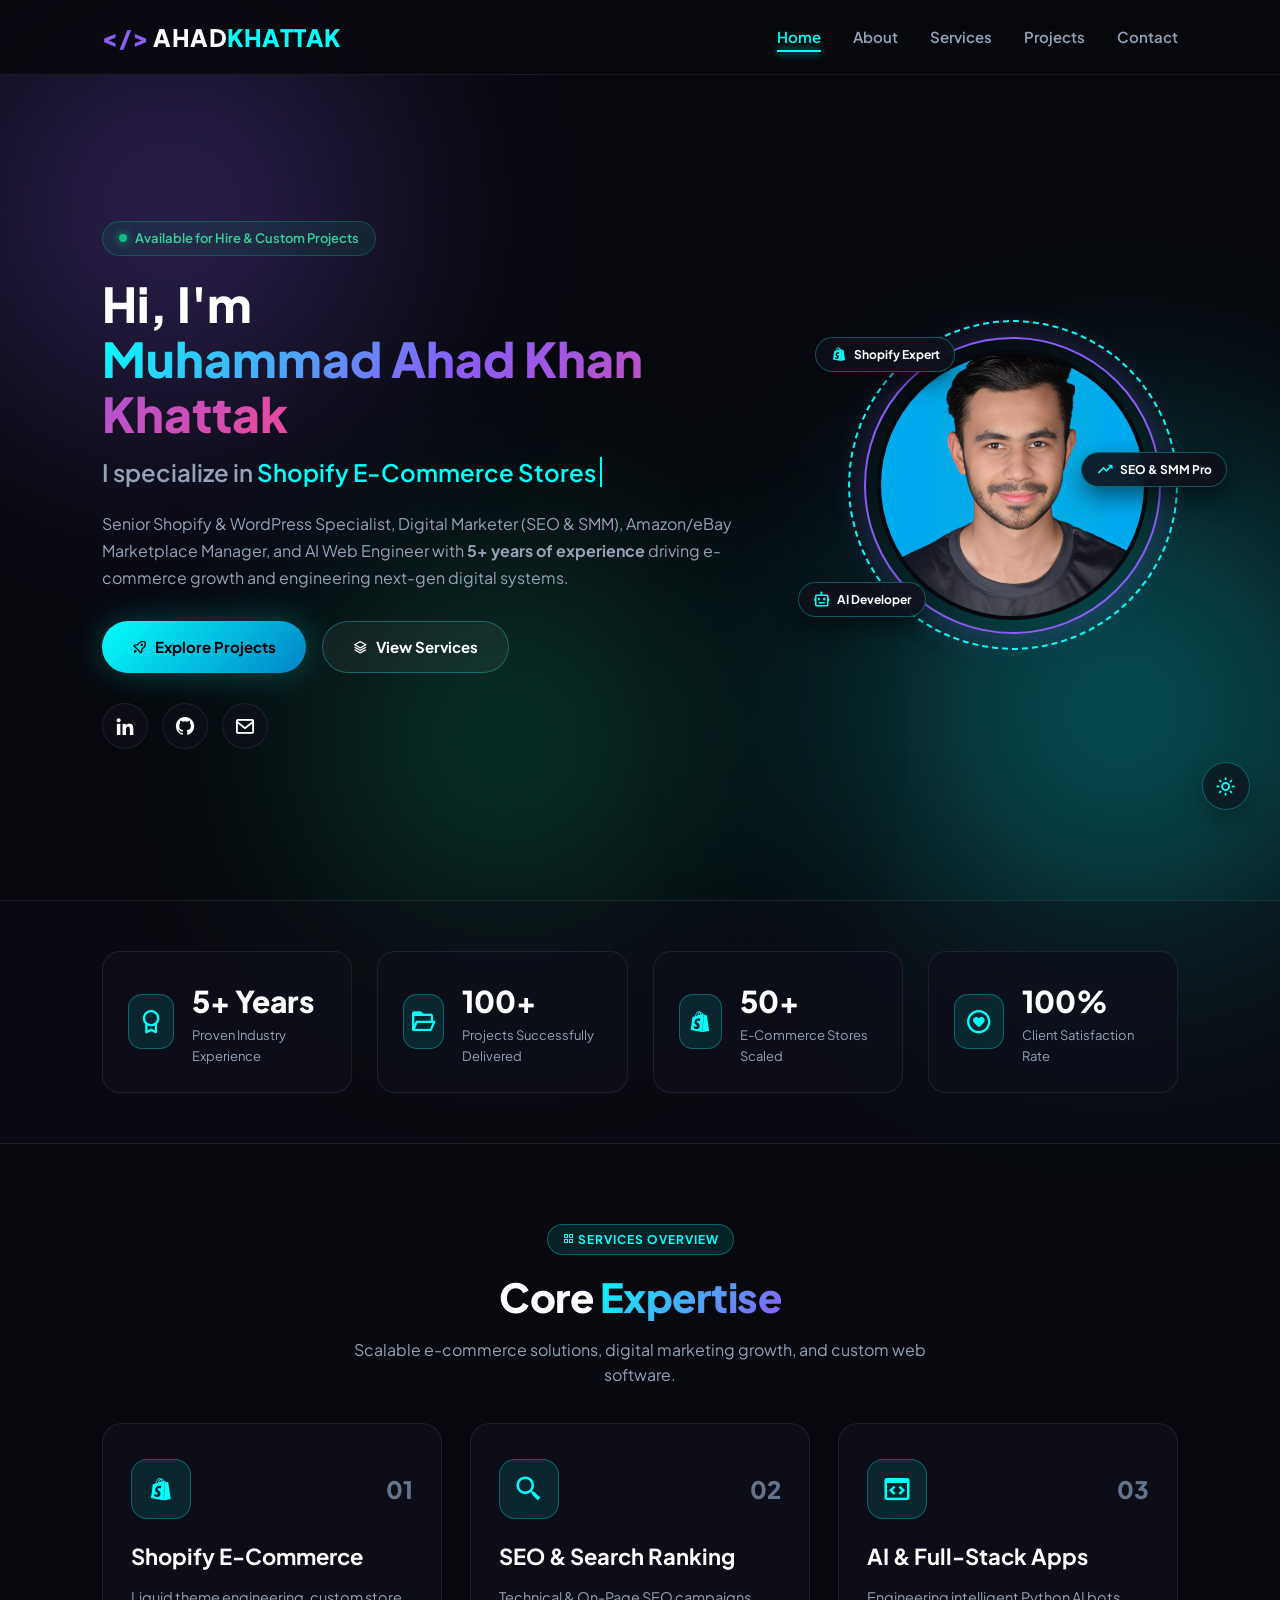
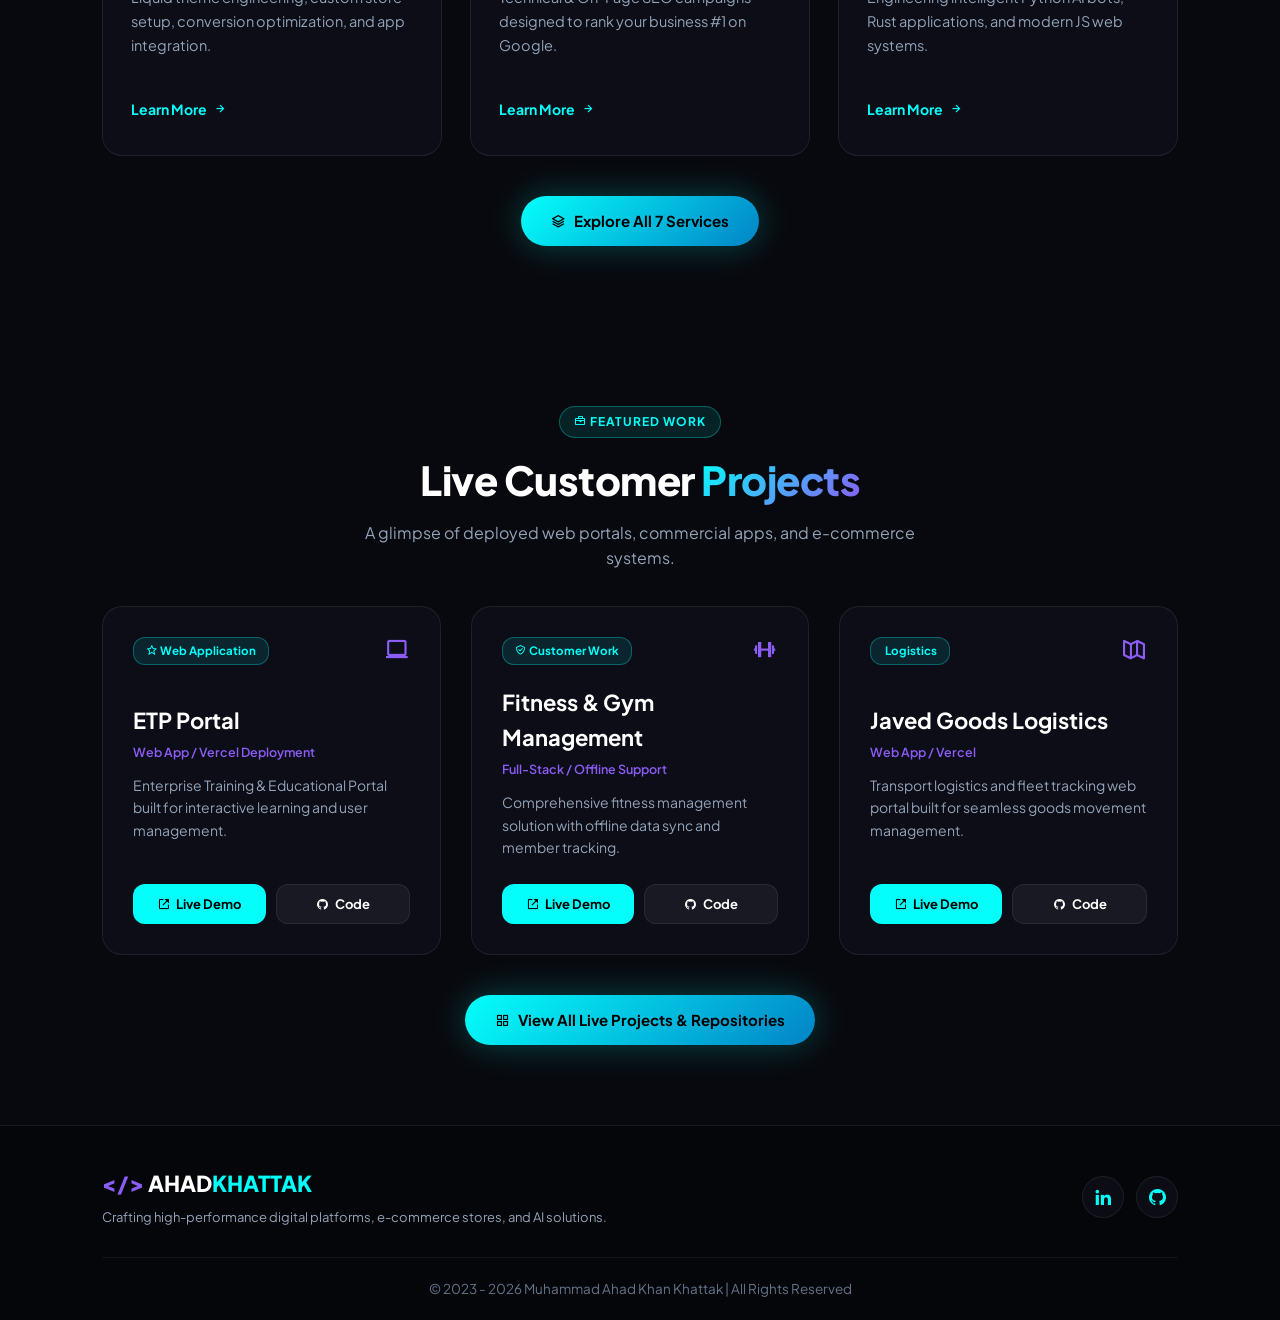
<file: index.html>
<!DOCTYPE html>
<html lang="en">
<head>
    <meta charset="UTF-8">
    <meta name="viewport" content="width=device-width, initial-scale=1.0">
    <meta name="description" content="Muhammad Ahad Khan Khattak - Senior Shopify Expert, Full-Stack Web Developer, AI Specialist, SEO & SMM Strategist">
    <title>MUHAMMAD AHAD KHAN KHATTAK | Executive Portfolio & AI Solutions</title>
    <!-- Google Fonts -->
    <link rel="preconnect" href="https://fonts.googleapis.com">
    <link rel="preconnect" href="https://fonts.gstatic.com" crossorigin>
    <link href="https://fonts.googleapis.com/css2?family=Outfit:wght@300;400;500;600;700;800;900&family=Plus+Jakarta+Sans:wght@400;500;600;700;800&display=swap" rel="stylesheet">
    <!-- Boxicons CDN -->
    <link href='https://unpkg.com/boxicons@2.1.4/css/boxicons.min.css' rel='stylesheet'>
    <link rel="stylesheet" href="style.css">
</head>
<body>
    <!-- Background Ambient Glow Orbs -->
    <div class="ambient-orb orb-1"></div>
    <div class="ambient-orb orb-2"></div>
    <div class="ambient-orb orb-3"></div>

    <!-- Header / Navbar -->
    <header class="header">
        <a href="index.html" class="logo">
            <span class="logo-accent">&lt;/&gt;</span> AHAD<span class="logo-highlight">KHATTAK</span>
        </a>
        <i class="bx bx-menu" id="menu-icon"></i>
        <nav class="navbar">
            <a href="index.html" class="active">Home</a>
            <a href="about.html">About</a>
            <a href="services.html">Services</a>
            <a href="projects.html">Projects</a>
            <a href="contact.html">Contact</a>
        </nav>
    </header>

    <!-- Home / Hero Section -->
    <section class="home" id="home">
        <div class="home-content">
            <div class="status-pill">
                <span class="status-dot"></span> Available for Hire & Custom Projects
            </div>
            <h1 class="hero-title">
                Hi, I'm <br>
                <span class="gradient-text">Muhammad Ahad Khan Khattak</span>
            </h1>
            <h3 class="text-animation">I specialize in <span class="typing-text"></span></h3>
            <p class="hero-description">
                Senior Shopify & WordPress Specialist, Digital Marketer (SEO & SMM), Amazon/eBay Marketplace Manager, and AI Web Engineer with <strong>5+ years of experience</strong> driving e-commerce growth and engineering next-gen digital systems.
            </p>
            
            <div class="hero-btns">
                <a href="projects.html" class="btn btn-glow"><i class='bx bx-rocket'></i> Explore Projects</a>
                <a href="services.html" class="btn btn-glass"><i class='bx bx-layer'></i> View Services</a>
            </div>

            <div class="social-icons">
                <a href="https://www.linkedin.com/in/muhammad-ahad-khan-khattak-358361247" target="_blank" title="LinkedIn"><i class='bx bxl-linkedin'></i></a>
                <a href="https://github.com/AHADKHATTAK1" target="_blank" title="GitHub"><i class='bx bxl-github'></i></a>
                <a href="mailto:wearsmartii@gmail.com" title="Email Direct"><i class='bx bx-envelope'></i></a>
            </div>
        </div>

        <div class="home-img">
            <div class="avatar-container">
                <div class="avatar-ring-outer"></div>
                <div class="avatar-ring-inner"></div>
                <img src="my pic.jpeg" alt="Muhammad Ahad Khan Khattak" class="avatar-img">
                <div class="floating-badge badge-1">
                    <i class='bx bxl-shopify'></i> Shopify Expert
                </div>
                <div class="floating-badge badge-2">
                    <i class='bx bx-bot'></i> AI Developer
                </div>
                <div class="floating-badge badge-3">
                    <i class='bx bx-trending-up'></i> SEO & SMM Pro
                </div>
            </div>
        </div>
    </section>

    <!-- Executive Metrics Counter Section -->
    <section class="stats" id="stats">
        <div class="stats-container">
            <div class="stat-card">
                <div class="stat-icon"><i class='bx bx-award'></i></div>
                <div class="stat-info">
                    <h3 class="counter">5+ Years</h3>
                    <p>Proven Industry Experience</p>
                </div>
            </div>
            <div class="stat-card">
                <div class="stat-icon"><i class='bx bx-folder-open'></i></div>
                <div class="stat-info">
                    <h3 class="counter">100+</h3>
                    <p>Projects Successfully Delivered</p>
                </div>
            </div>
            <div class="stat-card">
                <div class="stat-icon"><i class='bx bxl-shopify'></i></div>
                <div class="stat-info">
                    <h3 class="counter">50+</h3>
                    <p>E-Commerce Stores Scaled</p>
                </div>
            </div>
            <div class="stat-card">
                <div class="stat-icon"><i class='bx bx-heart-circle'></i></div>
                <div class="stat-info">
                    <h3 class="counter">100%</h3>
                    <p>Client Satisfaction Rate</p>
                </div>
            </div>
        </div>
    </section>

    <!-- Quick Services Preview -->
    <section class="services-preview">
        <span class="section-tag center"><i class='bx bx-grid-alt'></i> SERVICES OVERVIEW</span>
        <h2 class="heading">Core <span>Expertise</span></h2>
        <p class="section-subtitle">Scalable e-commerce solutions, digital marketing growth, and custom web software.</p>

        <div class="services-container">
            <div class="service-card">
                <div class="service-header">
                    <div class="service-icon"><i class='bx bxl-shopify'></i></div>
                    <span class="service-number">01</span>
                </div>
                <h3>Shopify E-Commerce</h3>
                <p>Liquid theme engineering, custom store setup, conversion optimization, and app integration.</p>
                <a href="services.html" class="service-link">Learn More <i class='bx bx-right-arrow-alt'></i></a>
            </div>

            <div class="service-card">
                <div class="service-header">
                    <div class="service-icon"><i class='bx bx-search-alt-2'></i></div>
                    <span class="service-number">02</span>
                </div>
                <h3>SEO & Search Ranking</h3>
                <p>Technical & On-Page SEO campaigns designed to rank your business #1 on Google.</p>
                <a href="services.html" class="service-link">Learn More <i class='bx bx-right-arrow-alt'></i></a>
            </div>

            <div class="service-card">
                <div class="service-header">
                    <div class="service-icon"><i class='bx bx-code-block'></i></div>
                    <span class="service-number">03</span>
                </div>
                <h3>AI & Full-Stack Apps</h3>
                <p>Engineering intelligent Python AI bots, Rust applications, and modern JS web systems.</p>
                <a href="services.html" class="service-link">Learn More <i class='bx bx-right-arrow-alt'></i></a>
            </div>
        </div>
        
        <div class="cta-center">
            <a href="services.html" class="btn btn-glow"><i class='bx bx-layer'></i> Explore All 7 Services</a>
        </div>
    </section>

    <!-- Featured Projects Preview -->
    <section class="projects-preview">
        <span class="section-tag center"><i class='bx bx-briefcase'></i> FEATURED WORK</span>
        <h2 class="heading">Live Customer <span>Projects</span></h2>
        <p class="section-subtitle">A glimpse of deployed web portals, commercial apps, and e-commerce systems.</p>

        <div class="projects-grid">
            <!-- Project 1: ETP Portal -->
            <div class="project-card">
                <div class="project-card-header">
                    <span class="project-badge"><i class='bx bx-star'></i> Web Application</span>
                    <div class="project-icon-top"><i class='bx bx-laptop'></i></div>
                </div>
                <div class="project-body">
                    <h4>ETP Portal</h4>
                    <span class="project-subtext">Web App / Vercel Deployment</span>
                    <p>Enterprise Training & Educational Portal built for interactive learning and user management.</p>
                </div>
                <div class="project-footer">
                    <a href="https://etp-xi.vercel.app" target="_blank" class="btn-project primary"><i class='bx bx-link-external'></i> Live Demo</a>
                    <a href="https://github.com/AHADKHATTAK1/etp" target="_blank" class="btn-project secondary"><i class='bx bxl-github'></i> Code</a>
                </div>
            </div>

            <!-- Project 2: Fitness & Gym Management -->
            <div class="project-card">
                <div class="project-card-header">
                    <span class="project-badge"><i class='bx bx-check-shield'></i> Customer Work</span>
                    <div class="project-icon-top"><i class='bx bx-dumbbell'></i></div>
                </div>
                <div class="project-body">
                    <h4>Fitness & Gym Management</h4>
                    <span class="project-subtext">Full-Stack / Offline Support</span>
                    <p>Comprehensive fitness management solution with offline data sync and member tracking.</p>
                </div>
                <div class="project-footer">
                    <a href="https://gym-offline.vercel.app" target="_blank" class="btn-project primary"><i class='bx bx-link-external'></i> Live Demo</a>
                    <a href="https://github.com/AHADKHATTAK1/gym-offline" target="_blank" class="btn-project secondary"><i class='bx bxl-github'></i> Code</a>
                </div>
            </div>

            <!-- Project 3: Javed Goods Logistics -->
            <div class="project-card">
                <div class="project-card-header">
                    <span class="project-badge"><i class='bx bx-truck'></i> Logistics</span>
                    <div class="project-icon-top"><i class='bx bx-map-alt'></i></div>
                </div>
                <div class="project-body">
                    <h4>Javed Goods Logistics</h4>
                    <span class="project-subtext">Web App / Vercel</span>
                    <p>Transport logistics and fleet tracking web portal built for seamless goods movement management.</p>
                </div>
                <div class="project-footer">
                    <a href="https://javed-goods.vercel.app" target="_blank" class="btn-project primary"><i class='bx bx-link-external'></i> Live Demo</a>
                    <a href="https://github.com/AHADKHATTAK1/javed-goods" target="_blank" class="btn-project secondary"><i class='bx bxl-github'></i> Code</a>
                </div>
            </div>
        </div>

        <div class="cta-center">
            <a href="projects.html" class="btn btn-glow"><i class='bx bx-grid-alt'></i> View All Live Projects & Repositories</a>
        </div>
    </section>

    <!-- Footer -->
    <footer class="footer">
        <div class="footer-content">
            <div class="footer-brand">
                <span class="logo-accent">&lt;/&gt;</span> AHAD<span class="logo-highlight">KHATTAK</span>
                <p>Crafting high-performance digital platforms, e-commerce stores, and AI solutions.</p>
            </div>
            <div class="social-footer">
                <a href="https://www.linkedin.com/in/muhammad-ahad-khan-khattak-358361247" target="_blank" title="LinkedIn"><i class='bx bxl-linkedin'></i></a>
                <a href="https://github.com/AHADKHATTAK1" target="_blank" title="GitHub"><i class='bx bxl-github'></i></a>
            </div>
        </div>
        <div class="footer-bottom">
            <p>&copy; 2023 - 2026 Muhammad Ahad Khan Khattak | All Rights Reserved</p>
        </div>
    </footer>

    <script src="script.js"></script>
</body>
</html>
</file>
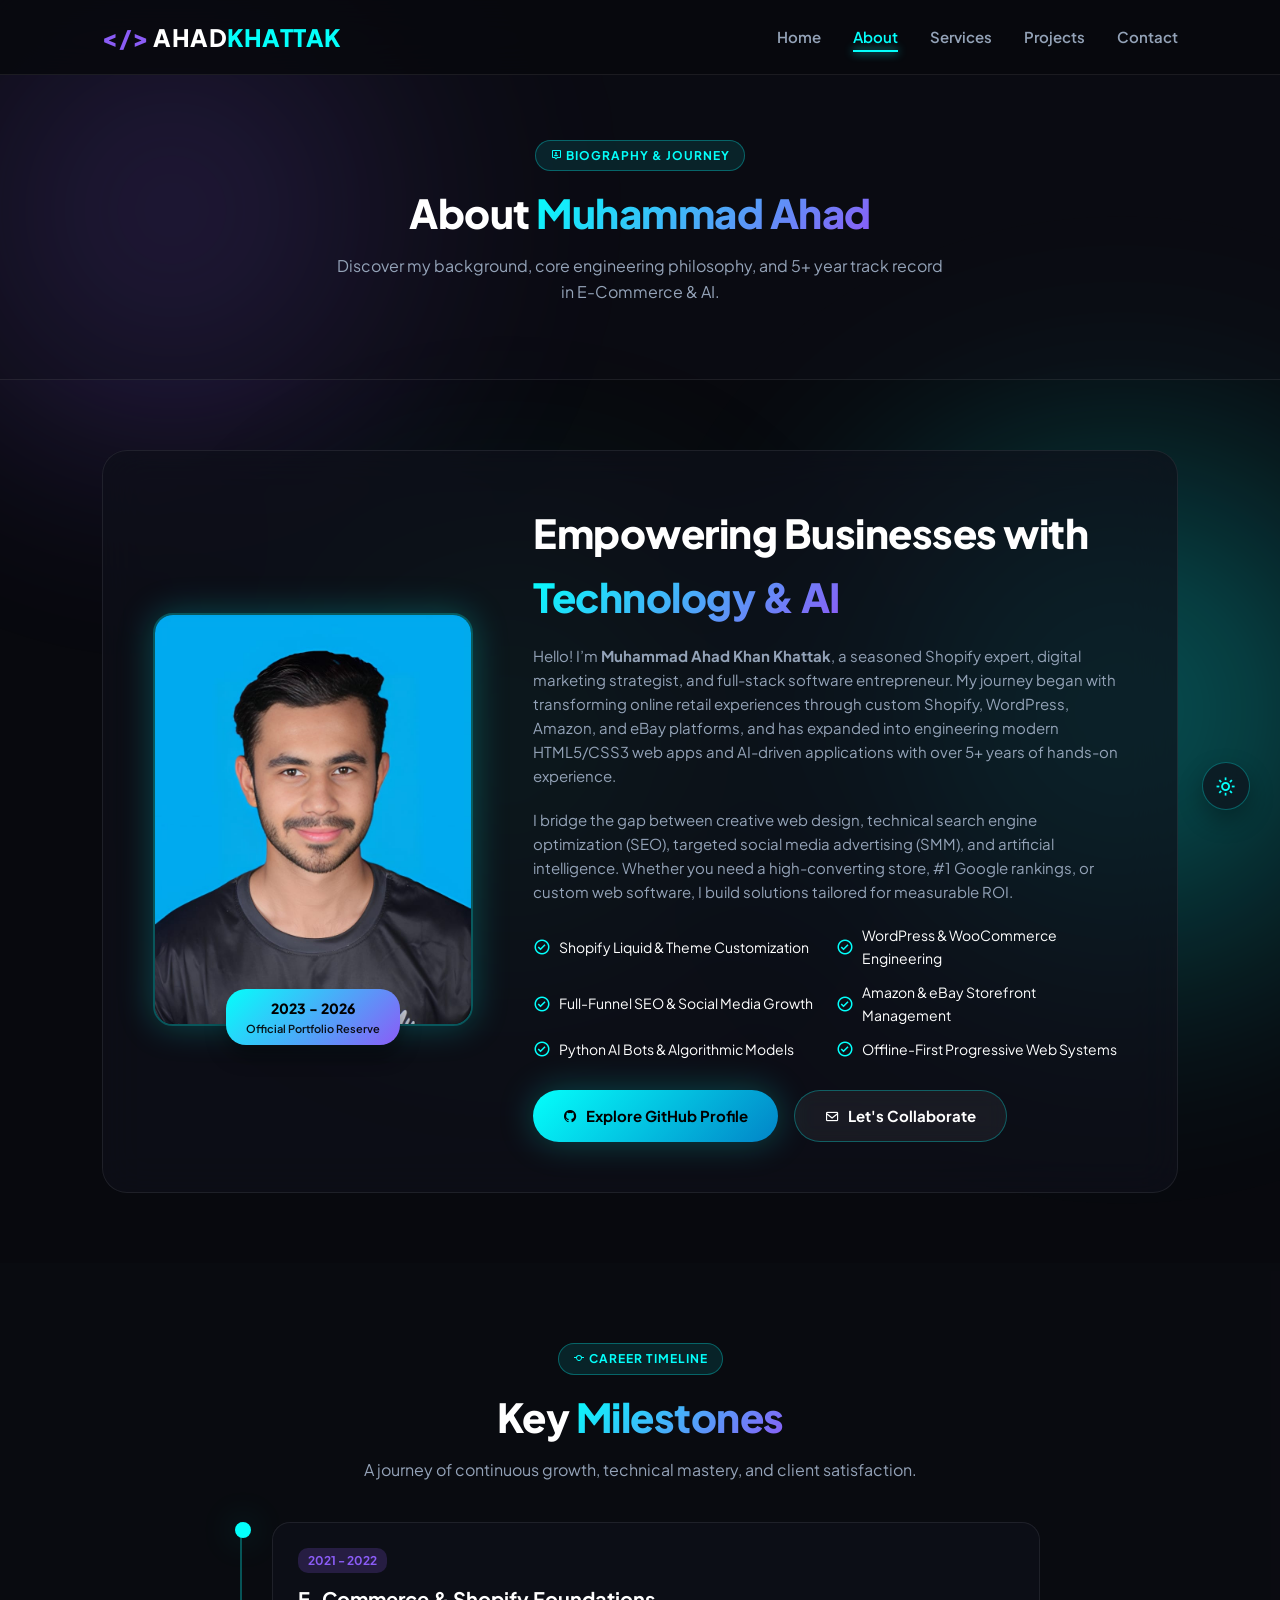
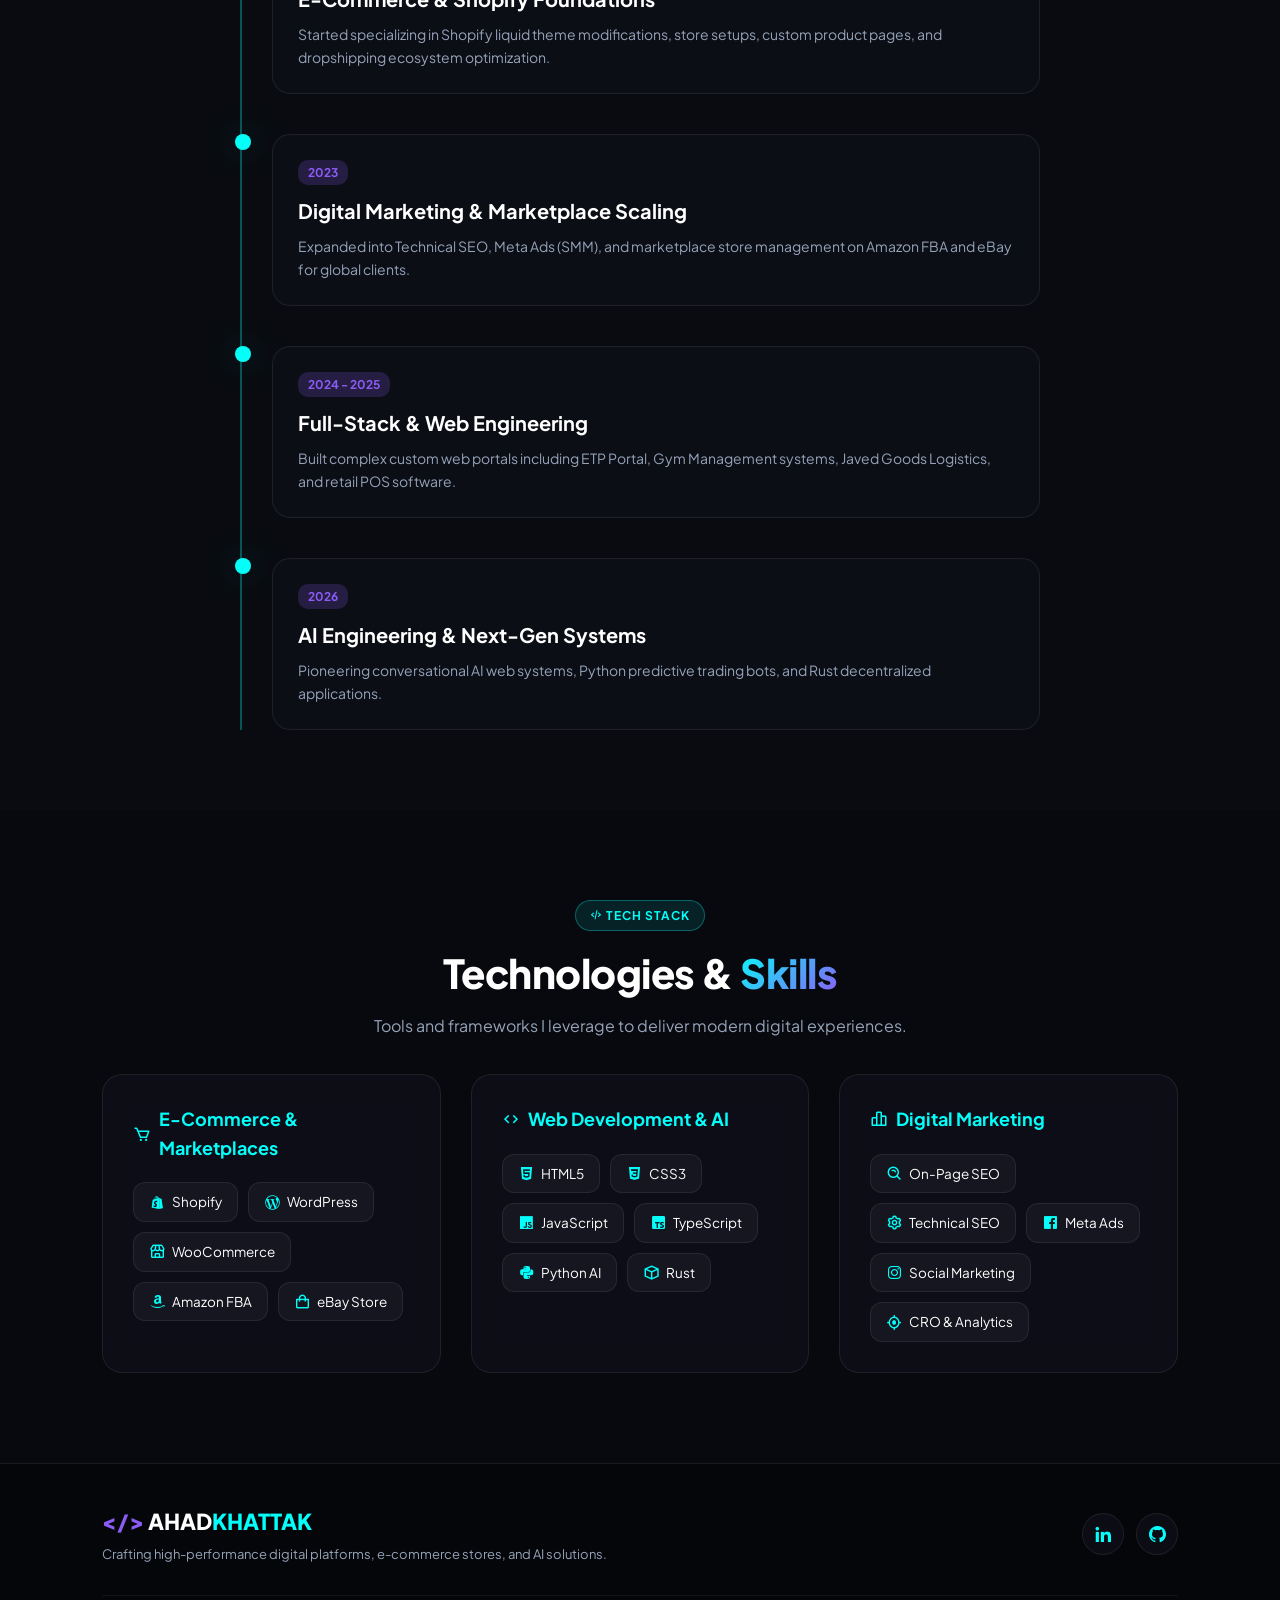
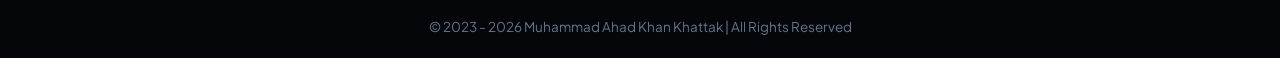
<file: about.html>
<!DOCTYPE html>
<html lang="en">
<head>
    <meta charset="UTF-8">
    <meta name="viewport" content="width=device-width, initial-scale=1.0">
    <meta name="description" content="About Muhammad Ahad Khan Khattak - 5+ Years Experienced Shopify Specialist, Full-Stack & AI Web Developer">
    <title>About Me | MUHAMMAD AHAD KHAN KHATTAK</title>
    <!-- Google Fonts -->
    <link rel="preconnect" href="https://fonts.googleapis.com">
    <link rel="preconnect" href="https://fonts.gstatic.com" crossorigin>
    <link href="https://fonts.googleapis.com/css2?family=Outfit:wght@300;400;500;600;700;800;900&family=Plus+Jakarta+Sans:wght@400;500;600;700;800&display=swap" rel="stylesheet">
    <!-- Boxicons CDN -->
    <link href='https://unpkg.com/boxicons@2.1.4/css/boxicons.min.css' rel='stylesheet'>
    <link rel="stylesheet" href="style.css">
</head>
<body>
    <!-- Background Ambient Glow Orbs -->
    <div class="ambient-orb orb-1"></div>
    <div class="ambient-orb orb-2"></div>
    <div class="ambient-orb orb-3"></div>

    <!-- Header / Navbar -->
    <header class="header">
        <a href="index.html" class="logo">
            <span class="logo-accent">&lt;/&gt;</span> AHAD<span class="logo-highlight">KHATTAK</span>
        </a>
        <i class="bx bx-menu" id="menu-icon"></i>
        <nav class="navbar">
            <a href="index.html">Home</a>
            <a href="about.html" class="active">About</a>
            <a href="services.html">Services</a>
            <a href="projects.html">Projects</a>
            <a href="contact.html">Contact</a>
        </nav>
    </header>

    <!-- Page Header Banner -->
    <section class="page-banner">
        <span class="section-tag center"><i class='bx bx-user-pin'></i> BIOGRAPHY & JOURNEY</span>
        <h1 class="heading">About <span>Muhammad Ahad</span></h1>
        <p class="section-subtitle">Discover my background, core engineering philosophy, and 5+ year track record in E-Commerce & AI.</p>
    </section>

    <!-- Detailed About Section -->
    <section class="about-page">
        <div class="about-glass-wrapper">
            <div class="about-img">
                <img src="my pic.jpeg" alt="Muhammad Ahad Khan Khattak">
                <div class="experience-ribbon">
                    <span>2023 - 2026</span>
                    <small>Official Portfolio Reserve</small>
                </div>
            </div>
            <div class="about-content">
                <h2 class="heading text-left">Empowering Businesses with <span>Technology & AI</span></h2>
                <p class="about-intro">
                    Hello! I’m <strong>Muhammad Ahad Khan Khattak</strong>, a seasoned Shopify expert, digital marketing strategist, and full-stack software entrepreneur. My journey began with transforming online retail experiences through custom Shopify, WordPress, Amazon, and eBay platforms, and has expanded into engineering modern HTML5/CSS3 web apps and AI-driven applications with over 5+ years of hands-on experience.
                </p>
                <p>
                    I bridge the gap between creative web design, technical search engine optimization (SEO), targeted social media advertising (SMM), and artificial intelligence. Whether you need a high-converting store, #1 Google rankings, or custom web software, I build solutions tailored for measurable ROI.
                </p>
                
                <div class="about-key-highlights">
                    <div class="highlight-item">
                        <i class='bx bx-check-circle'></i> <span>Shopify Liquid & Theme Customization</span>
                    </div>
                    <div class="highlight-item">
                        <i class='bx bx-check-circle'></i> <span>WordPress & WooCommerce Engineering</span>
                    </div>
                    <div class="highlight-item">
                        <i class='bx bx-check-circle'></i> <span>Full-Funnel SEO & Social Media Growth</span>
                    </div>
                    <div class="highlight-item">
                        <i class='bx bx-check-circle'></i> <span>Amazon & eBay Storefront Management</span>
                    </div>
                    <div class="highlight-item">
                        <i class='bx bx-check-circle'></i> <span>Python AI Bots & Algorithmic Models</span>
                    </div>
                    <div class="highlight-item">
                        <i class='bx bx-check-circle'></i> <span>Offline-First Progressive Web Systems</span>
                    </div>
                </div>

                <div class="about-actions">
                    <a href="https://github.com/AHADKHATTAK1" target="_blank" class="btn btn-glow"><i class='bx bxl-github'></i> Explore GitHub Profile</a>
                    <a href="contact.html" class="btn btn-glass"><i class='bx bx-envelope'></i> Let's Collaborate</a>
                </div>
            </div>
        </div>
    </section>

    <!-- Timeline / Milestones -->
    <section class="milestones">
        <span class="section-tag center"><i class='bx bx-git-commit'></i> CAREER TIMELINE</span>
        <h2 class="heading">Key <span>Milestones</span></h2>
        <p class="section-subtitle">A journey of continuous growth, technical mastery, and client satisfaction.</p>

        <div class="timeline-container">
            <div class="timeline-item">
                <div class="timeline-dot"></div>
                <div class="timeline-content">
                    <span class="timeline-date">2021 - 2022</span>
                    <h3>E-Commerce & Shopify Foundations</h3>
                    <p>Started specializing in Shopify liquid theme modifications, store setups, custom product pages, and dropshipping ecosystem optimization.</p>
                </div>
            </div>

            <div class="timeline-item">
                <div class="timeline-dot"></div>
                <div class="timeline-content">
                    <span class="timeline-date">2023</span>
                    <h3>Digital Marketing & Marketplace Scaling</h3>
                    <p>Expanded into Technical SEO, Meta Ads (SMM), and marketplace store management on Amazon FBA and eBay for global clients.</p>
                </div>
            </div>

            <div class="timeline-item">
                <div class="timeline-dot"></div>
                <div class="timeline-content">
                    <span class="timeline-date">2024 - 2025</span>
                    <h3>Full-Stack & Web Engineering</h3>
                    <p>Built complex custom web portals including ETP Portal, Gym Management systems, Javed Goods Logistics, and retail POS software.</p>
                </div>
            </div>

            <div class="timeline-item">
                <div class="timeline-dot"></div>
                <div class="timeline-content">
                    <span class="timeline-date">2026</span>
                    <h3>AI Engineering & Next-Gen Systems</h3>
                    <p>Pioneering conversational AI web systems, Python predictive trading bots, and Rust decentralized applications.</p>
                </div>
            </div>
        </div>
    </section>

    <!-- Skills Radar / Tech Stack Section -->
    <section class="skills" id="skills">
        <span class="section-tag center"><i class='bx bx-code-alt'></i> TECH STACK</span>
        <h2 class="heading">Technologies & <span>Skills</span></h2>
        <p class="section-subtitle">Tools and frameworks I leverage to deliver modern digital experiences.</p>
        
        <div class="skills-wrapper">
            <div class="skill-category">
                <h4><i class='bx bx-cart'></i> E-Commerce & Marketplaces</h4>
                <div class="skill-chips">
                    <span class="chip"><i class='bx bxl-shopify'></i> Shopify</span>
                    <span class="chip"><i class='bx bxl-wordpress'></i> WordPress</span>
                    <span class="chip"><i class='bx bx-store'></i> WooCommerce</span>
                    <span class="chip"><i class='bx bxl-amazon'></i> Amazon FBA</span>
                    <span class="chip"><i class='bx bx-shopping-bag'></i> eBay Store</span>
                </div>
            </div>

            <div class="skill-category">
                <h4><i class='bx bx-code'></i> Web Development & AI</h4>
                <div class="skill-chips">
                    <span class="chip"><i class='bx bxl-html5'></i> HTML5</span>
                    <span class="chip"><i class='bx bxl-css3'></i> CSS3</span>
                    <span class="chip"><i class='bx bxl-javascript'></i> JavaScript</span>
                    <span class="chip"><i class='bx bxl-typescript'></i> TypeScript</span>
                    <span class="chip"><i class='bx bxl-python'></i> Python AI</span>
                    <span class="chip"><i class='bx bx-cube'></i> Rust</span>
                </div>
            </div>

            <div class="skill-category">
                <h4><i class='bx bx-bar-chart-alt-2'></i> Digital Marketing</h4>
                <div class="skill-chips">
                    <span class="chip"><i class='bx bx-search-alt'></i> On-Page SEO</span>
                    <span class="chip"><i class='bx bx-cog'></i> Technical SEO</span>
                    <span class="chip"><i class='bx bxl-facebook-square'></i> Meta Ads</span>
                    <span class="chip"><i class='bx bxl-instagram'></i> Social Marketing</span>
                    <span class="chip"><i class='bx bx-target-lock'></i> CRO & Analytics</span>
                </div>
            </div>
        </div>
    </section>

    <!-- Footer -->
    <footer class="footer">
        <div class="footer-content">
            <div class="footer-brand">
                <span class="logo-accent">&lt;/&gt;</span> AHAD<span class="logo-highlight">KHATTAK</span>
                <p>Crafting high-performance digital platforms, e-commerce stores, and AI solutions.</p>
            </div>
            <div class="social-footer">
                <a href="https://www.linkedin.com/in/muhammad-ahad-khan-khattak-358361247" target="_blank" title="LinkedIn"><i class='bx bxl-linkedin'></i></a>
                <a href="https://github.com/AHADKHATTAK1" target="_blank" title="GitHub"><i class='bx bxl-github'></i></a>
            </div>
        </div>
        <div class="footer-bottom">
            <p>&copy; 2023 - 2026 Muhammad Ahad Khan Khattak | All Rights Reserved</p>
        </div>
    </footer>

    <script src="script.js"></script>
</body>
</html>
</file>
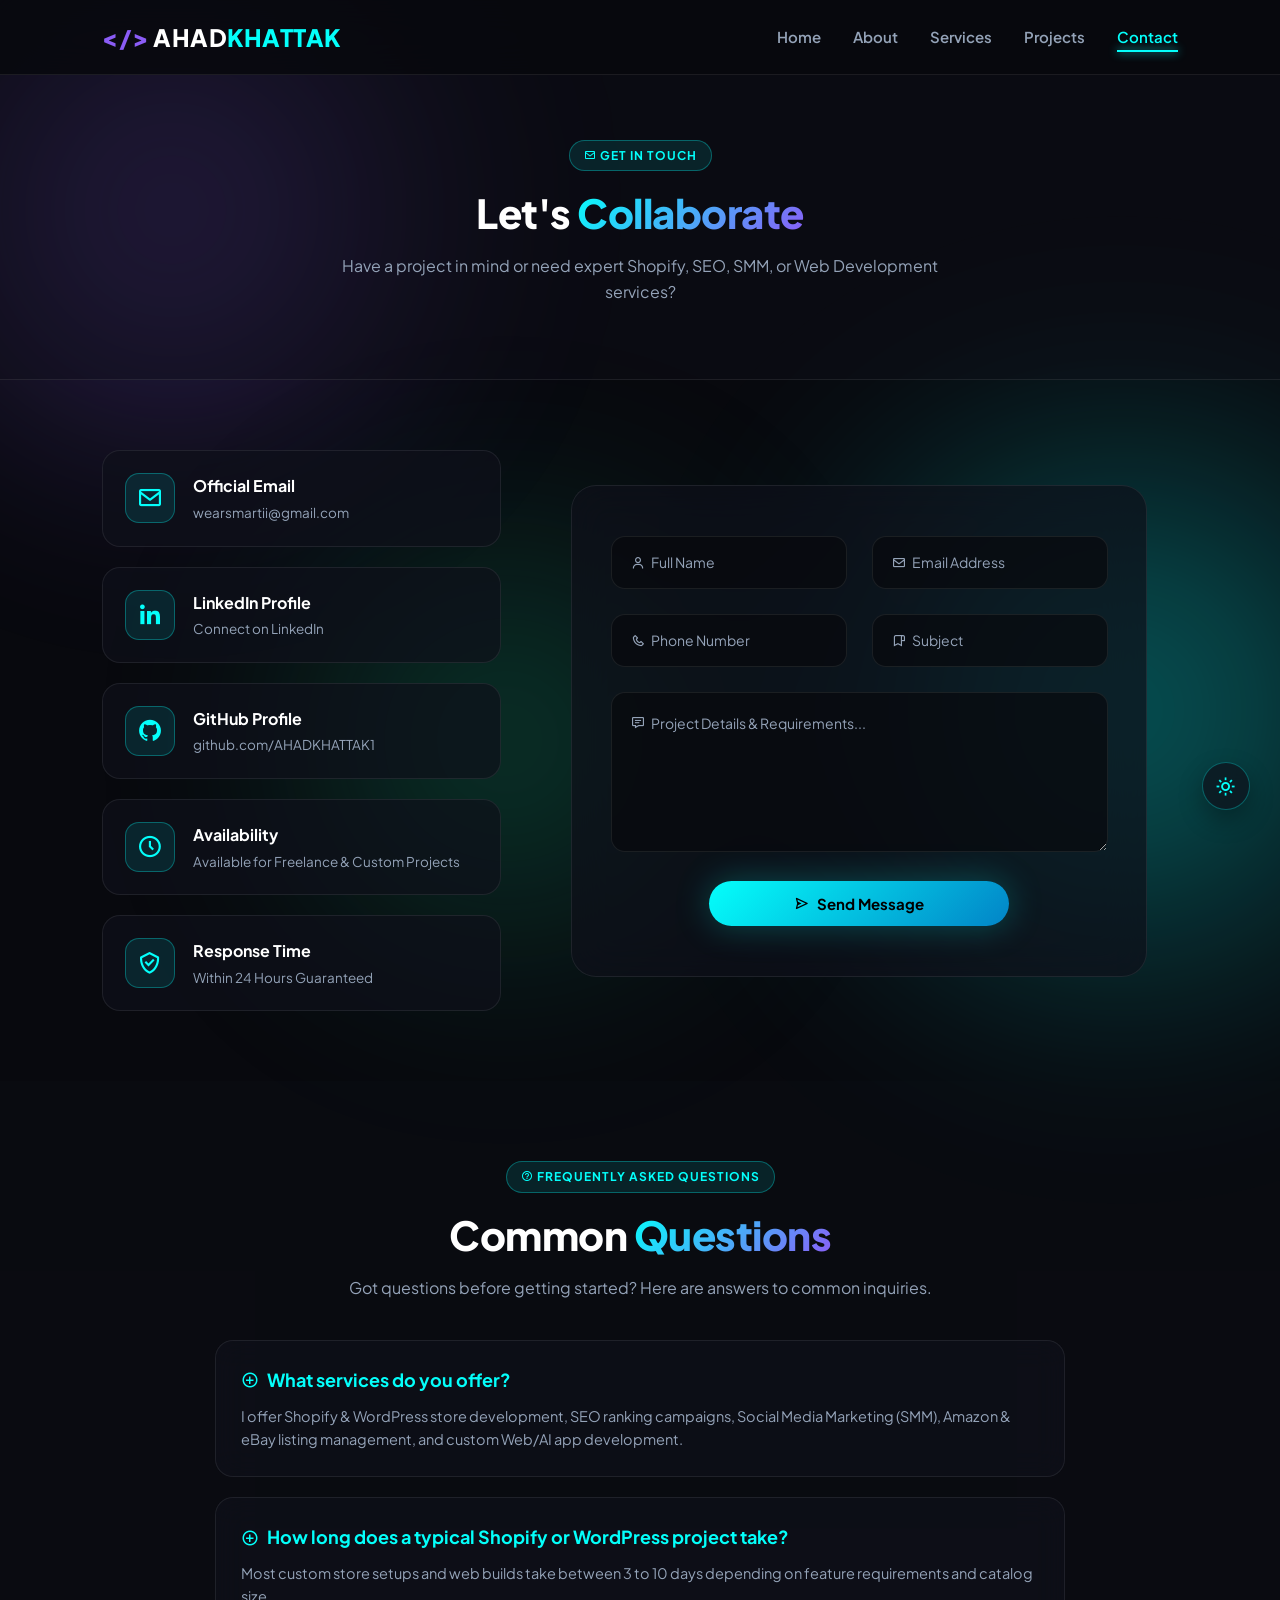
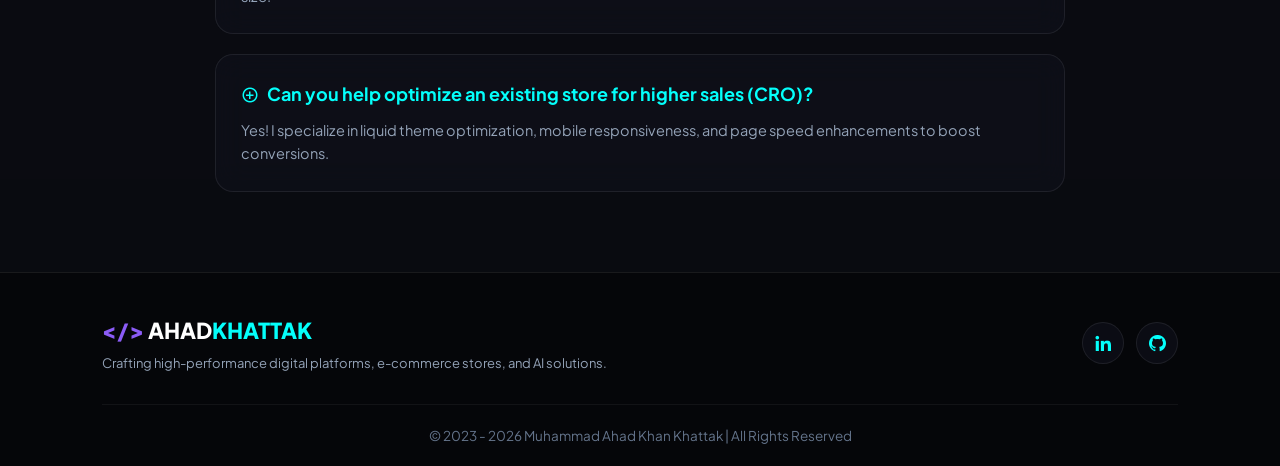
<file: contact.html>
<!DOCTYPE html>
<html lang="en">
<head>
    <meta charset="UTF-8">
    <meta name="viewport" content="width=device-width, initial-scale=1.0">
    <meta name="description" content="Contact Muhammad Ahad Khan Khattak for Shopify, WordPress, SEO, SMM & AI Development Consultations">
    <title>Contact Me | MUHAMMAD AHAD KHAN KHATTAK</title>
    <!-- Google Fonts -->
    <link rel="preconnect" href="https://fonts.googleapis.com">
    <link rel="preconnect" href="https://fonts.gstatic.com" crossorigin>
    <link href="https://fonts.googleapis.com/css2?family=Outfit:wght@300;400;500;600;700;800;900&family=Plus+Jakarta+Sans:wght@400;500;600;700;800&display=swap" rel="stylesheet">
    <!-- Boxicons CDN -->
    <link href='https://unpkg.com/boxicons@2.1.4/css/boxicons.min.css' rel='stylesheet'>
    <link rel="stylesheet" href="style.css">
</head>
<body>
    <!-- Background Ambient Glow Orbs -->
    <div class="ambient-orb orb-1"></div>
    <div class="ambient-orb orb-2"></div>
    <div class="ambient-orb orb-3"></div>

    <!-- Header / Navbar -->
    <header class="header">
        <a href="index.html" class="logo">
            <span class="logo-accent">&lt;/&gt;</span> AHAD<span class="logo-highlight">KHATTAK</span>
        </a>
        <i class="bx bx-menu" id="menu-icon"></i>
        <nav class="navbar">
            <a href="index.html">Home</a>
            <a href="about.html">About</a>
            <a href="services.html">Services</a>
            <a href="projects.html">Projects</a>
            <a href="contact.html" class="active">Contact</a>
        </nav>
    </header>

    <!-- Page Header Banner -->
    <section class="page-banner">
        <span class="section-tag center"><i class='bx bx-envelope'></i> GET IN TOUCH</span>
        <h1 class="heading">Let's <span>Collaborate</span></h1>
        <p class="section-subtitle">Have a project in mind or need expert Shopify, SEO, SMM, or Web Development services?</p>
    </section>

    <!-- Contact Section -->
    <section class="contact-page">
        <div class="contact-grid-container">
            <!-- Left Info Cards -->
            <div class="contact-info-wrapper">
                <div class="info-card">
                    <div class="info-icon"><i class='bx bx-envelope'></i></div>
                    <div>
                        <h4>Official Email</h4>
                        <p><a href="mailto:wearsmartii@gmail.com">wearsmartii@gmail.com</a></p>
                    </div>
                </div>

                <div class="info-card">
                    <div class="info-icon"><i class='bx bxl-linkedin'></i></div>
                    <div>
                        <h4>LinkedIn Profile</h4>
                        <p><a href="https://www.linkedin.com/in/muhammad-ahad-khan-khattak-358361247" target="_blank">Connect on LinkedIn</a></p>
                    </div>
                </div>

                <div class="info-card">
                    <div class="info-icon"><i class='bx bxl-github'></i></div>
                    <div>
                        <h4>GitHub Profile</h4>
                        <p><a href="https://github.com/AHADKHATTAK1" target="_blank">github.com/AHADKHATTAK1</a></p>
                    </div>
                </div>

                <div class="info-card">
                    <div class="info-icon"><i class='bx bx-time-five'></i></div>
                    <div>
                        <h4>Availability</h4>
                        <p>Available for Freelance & Custom Projects</p>
                    </div>
                </div>

                <div class="info-card">
                    <div class="info-icon"><i class='bx bx-check-shield'></i></div>
                    <div>
                        <h4>Response Time</h4>
                        <p>Within 24 Hours Guaranteed</p>
                    </div>
                </div>
            </div>

            <!-- Right Contact Form -->
            <div class="contact-glass-wrapper">
                <form action="https://api.web3forms.com/submit" method="POST" class="contact-form">
                    <div class="input-grid">
                        <div class="input-group">
                            <input type="text" name="name" id="name" required placeholder=" ">
                            <label for="name"><i class='bx bx-user'></i> Full Name</label>
                        </div>
                        <div class="input-group">
                            <input type="email" name="email" id="email" required placeholder=" ">
                            <label for="email"><i class='bx bx-envelope'></i> Email Address</label>
                        </div>
                    </div>
                    
                    <input type="hidden" name="access_key" value="ec3177b1-3a6c-4d7e-9b32-5d4ea37aeab4">

                    <div class="input-grid">
                        <div class="input-group">
                            <input type="tel" name="phone" id="phone" required placeholder=" ">
                            <label for="phone"><i class='bx bx-phone'></i> Phone Number</label>
                        </div>
                        <div class="input-group">
                            <input type="text" name="subject" id="subject" required placeholder=" ">
                            <label for="subject"><i class='bx bx-bookmark-alt'></i> Subject</label>
                        </div>
                    </div>

                    <div class="input-group textarea-group">
                        <textarea name="message" id="message" required placeholder=" "></textarea>
                        <label for="message"><i class='bx bx-message-detail'></i> Project Details & Requirements...</label>
                    </div>

                    <button type="submit" class="btn btn-glow submit-btn"><i class='bx bx-send'></i> Send Message</button>
                </form>
            </div>
        </div>
    </section>

    <!-- FAQ Accordion Section -->
    <section class="faq-section">
        <span class="section-tag center"><i class='bx bx-help-circle'></i> FREQUENTLY ASKED QUESTIONS</span>
        <h2 class="heading">Common <span>Questions</span></h2>
        <p class="section-subtitle">Got questions before getting started? Here are answers to common inquiries.</p>

        <div class="faq-container">
            <div class="faq-card">
                <h3><i class='bx bx-plus-circle'></i> What services do you offer?</h3>
                <p>I offer Shopify & WordPress store development, SEO ranking campaigns, Social Media Marketing (SMM), Amazon & eBay listing management, and custom Web/AI app development.</p>
            </div>
            <div class="faq-card">
                <h3><i class='bx bx-plus-circle'></i> How long does a typical Shopify or WordPress project take?</h3>
                <p>Most custom store setups and web builds take between 3 to 10 days depending on feature requirements and catalog size.</p>
            </div>
            <div class="faq-card">
                <h3><i class='bx bx-plus-circle'></i> Can you help optimize an existing store for higher sales (CRO)?</h3>
                <p>Yes! I specialize in liquid theme optimization, mobile responsiveness, and page speed enhancements to boost conversions.</p>
            </div>
        </div>
    </section>

    <!-- Footer -->
    <footer class="footer">
        <div class="footer-content">
            <div class="footer-brand">
                <span class="logo-accent">&lt;/&gt;</span> AHAD<span class="logo-highlight">KHATTAK</span>
                <p>Crafting high-performance digital platforms, e-commerce stores, and AI solutions.</p>
            </div>
            <div class="social-footer">
                <a href="https://www.linkedin.com/in/muhammad-ahad-khan-khattak-358361247" target="_blank" title="LinkedIn"><i class='bx bxl-linkedin'></i></a>
                <a href="https://github.com/AHADKHATTAK1" target="_blank" title="GitHub"><i class='bx bxl-github'></i></a>
            </div>
        </div>
        <div class="footer-bottom">
            <p>&copy; 2023 - 2026 Muhammad Ahad Khan Khattak | All Rights Reserved</p>
        </div>
    </footer>

    <script src="script.js"></script>
</body>
</html>
</file>
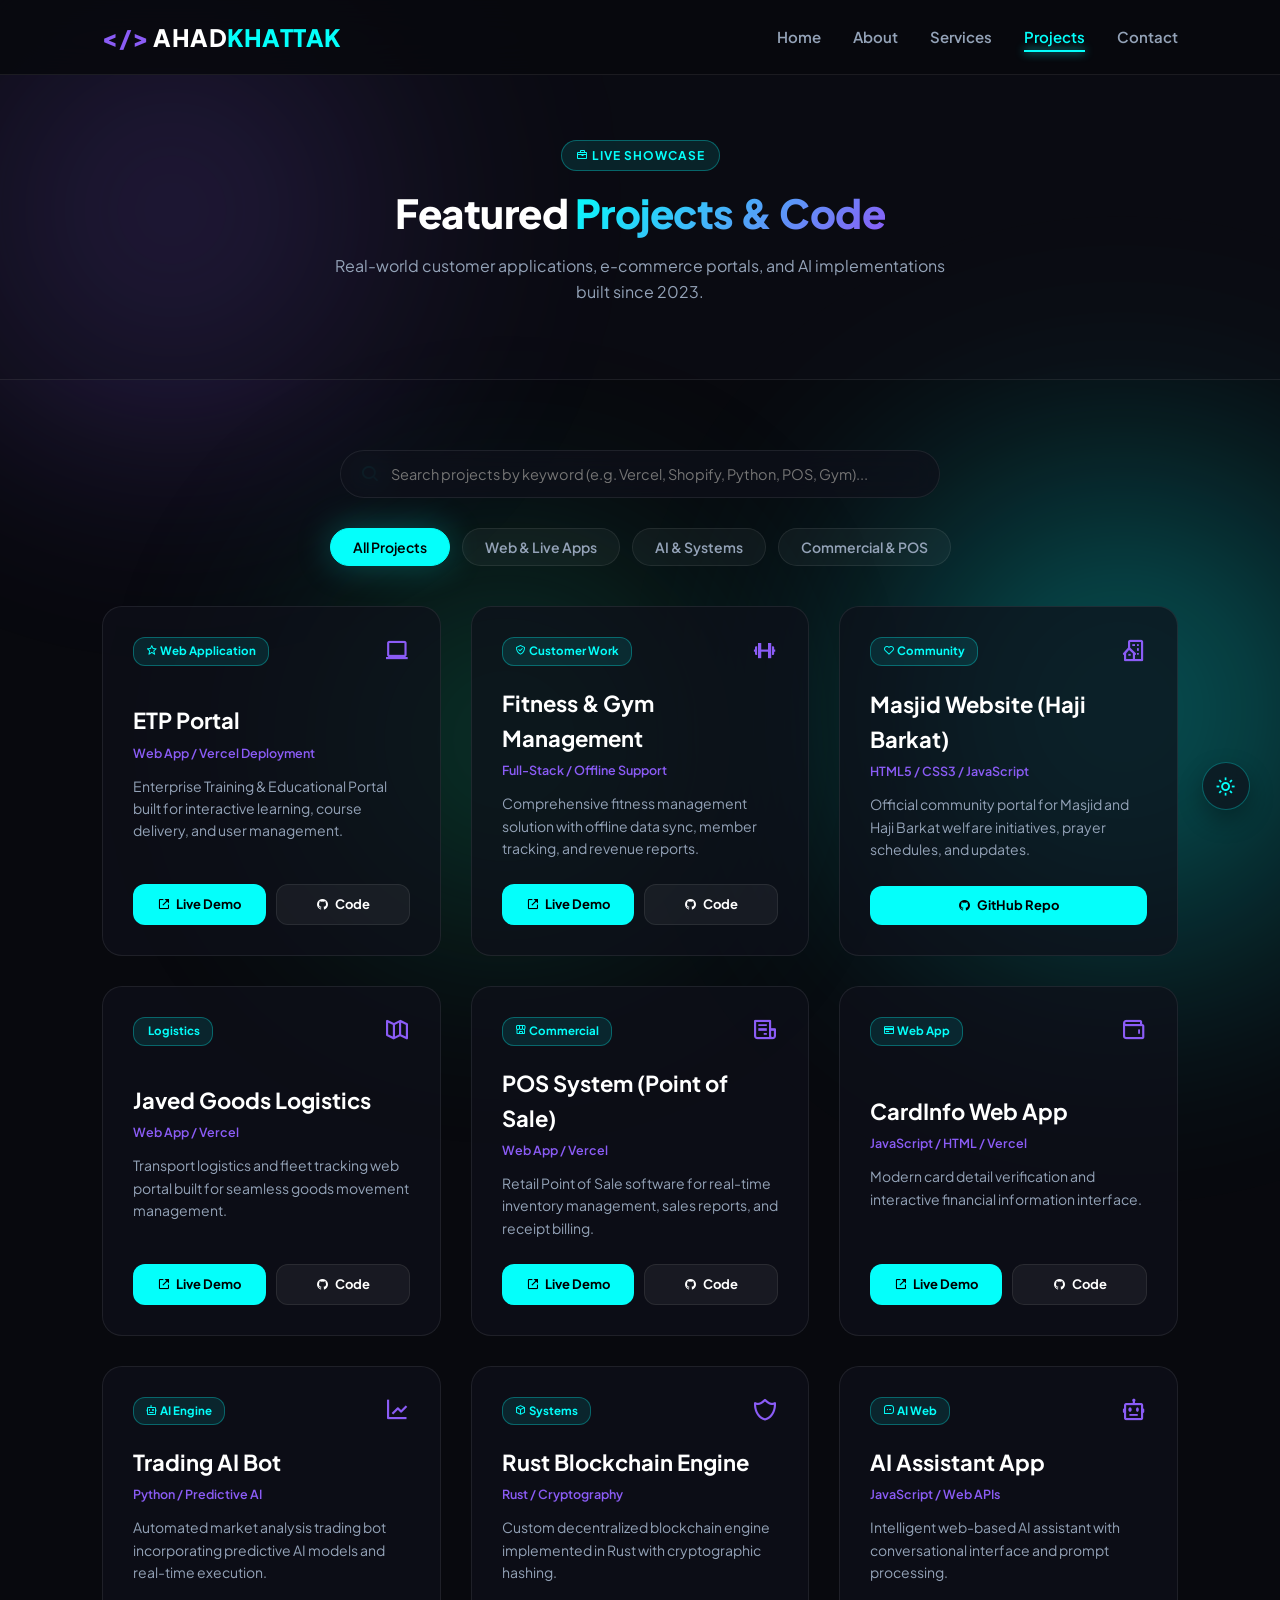
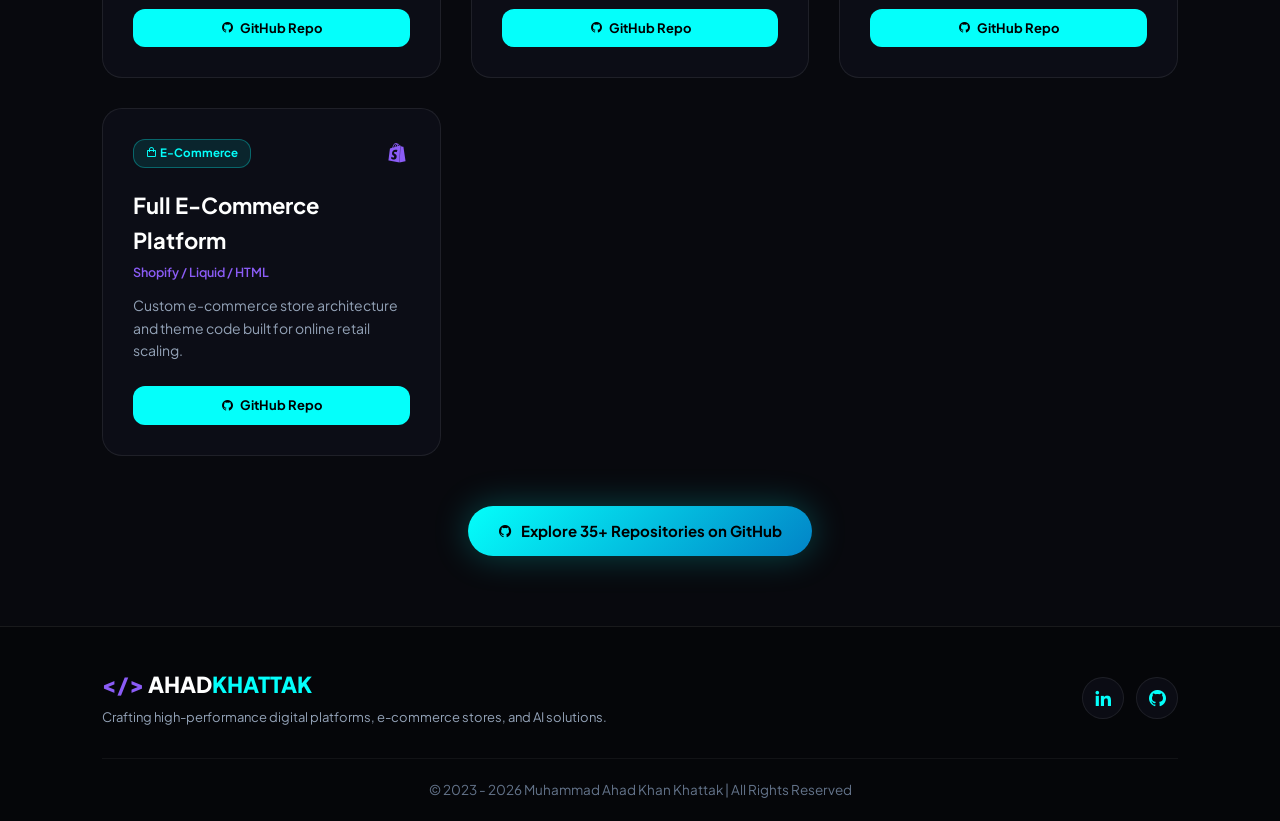
<file: projects.html>
<!DOCTYPE html>
<html lang="en">
<head>
    <meta charset="UTF-8">
    <meta name="viewport" content="width=device-width, initial-scale=1.0">
    <meta name="description" content="Portfolio & Projects Showcase by Muhammad Ahad Khan Khattak - Live Demos & GitHub Repositories">
    <title>Projects Showcase | MUHAMMAD AHAD KHAN KHATTAK</title>
    <!-- Google Fonts -->
    <link rel="preconnect" href="https://fonts.googleapis.com">
    <link rel="preconnect" href="https://fonts.gstatic.com" crossorigin>
    <link href="https://fonts.googleapis.com/css2?family=Outfit:wght@300;400;500;600;700;800;900&family=Plus+Jakarta+Sans:wght@400;500;600;700;800&display=swap" rel="stylesheet">
    <!-- Boxicons CDN -->
    <link href='https://unpkg.com/boxicons@2.1.4/css/boxicons.min.css' rel='stylesheet'>
    <link rel="stylesheet" href="style.css">
</head>
<body>
    <!-- Background Ambient Glow Orbs -->
    <div class="ambient-orb orb-1"></div>
    <div class="ambient-orb orb-2"></div>
    <div class="ambient-orb orb-3"></div>

    <!-- Header / Navbar -->
    <header class="header">
        <a href="index.html" class="logo">
            <span class="logo-accent">&lt;/&gt;</span> AHAD<span class="logo-highlight">KHATTAK</span>
        </a>
        <i class="bx bx-menu" id="menu-icon"></i>
        <nav class="navbar">
            <a href="index.html">Home</a>
            <a href="about.html">About</a>
            <a href="services.html">Services</a>
            <a href="projects.html" class="active">Projects</a>
            <a href="contact.html">Contact</a>
        </nav>
    </header>

    <!-- Page Header Banner -->
    <section class="page-banner">
        <span class="section-tag center"><i class='bx bx-briefcase'></i> LIVE SHOWCASE</span>
        <h1 class="heading">Featured <span>Projects & Code</span></h1>
        <p class="section-subtitle">Real-world customer applications, e-commerce portals, and AI implementations built since 2023.</p>
    </section>

    <!-- Projects Section -->
    <section class="projects-page">
        <!-- Search Bar -->
        <div class="search-bar-wrapper">
            <i class='bx bx-search'></i>
            <input type="text" id="projectSearch" placeholder="Search projects by keyword (e.g. Vercel, Shopify, Python, POS, Gym)...">
        </div>

        <!-- Category Filters -->
        <div class="project-filters">
            <button class="filter-btn active" data-filter="all">All Projects</button>
            <button class="filter-btn" data-filter="web">Web & Live Apps</button>
            <button class="filter-btn" data-filter="ai">AI & Systems</button>
            <button class="filter-btn" data-filter="commercial">Commercial & POS</button>
        </div>
        
        <div class="projects-grid">
            <!-- Project 1: ETP Portal -->
            <div class="project-card" data-category="web">
                <div class="project-card-header">
                    <span class="project-badge"><i class='bx bx-star'></i> Web Application</span>
                    <div class="project-icon-top"><i class='bx bx-laptop'></i></div>
                </div>
                <div class="project-body">
                    <h4>ETP Portal</h4>
                    <span class="project-subtext">Web App / Vercel Deployment</span>
                    <p>Enterprise Training & Educational Portal built for interactive learning, course delivery, and user management.</p>
                </div>
                <div class="project-footer">
                    <a href="https://etp-xi.vercel.app" target="_blank" class="btn-project primary"><i class='bx bx-link-external'></i> Live Demo</a>
                    <a href="https://github.com/AHADKHATTAK1/etp" target="_blank" class="btn-project secondary"><i class='bx bxl-github'></i> Code</a>
                </div>
            </div>

            <!-- Project 2: Fitness & Gym Management -->
            <div class="project-card" data-category="web">
                <div class="project-card-header">
                    <span class="project-badge"><i class='bx bx-check-shield'></i> Customer Work</span>
                    <div class="project-icon-top"><i class='bx bx-dumbbell'></i></div>
                </div>
                <div class="project-body">
                    <h4>Fitness & Gym Management</h4>
                    <span class="project-subtext">Full-Stack / Offline Support</span>
                    <p>Comprehensive fitness management solution with offline data sync, member tracking, and revenue reports.</p>
                </div>
                <div class="project-footer">
                    <a href="https://gym-offline.vercel.app" target="_blank" class="btn-project primary"><i class='bx bx-link-external'></i> Live Demo</a>
                    <a href="https://github.com/AHADKHATTAK1/gym-offline" target="_blank" class="btn-project secondary"><i class='bx bxl-github'></i> Code</a>
                </div>
            </div>

            <!-- Project 3: Masjid Website -->
            <div class="project-card" data-category="web">
                <div class="project-card-header">
                    <span class="project-badge"><i class='bx bx-heart'></i> Community</span>
                    <div class="project-icon-top"><i class='bx bx-building-house'></i></div>
                </div>
                <div class="project-body">
                    <h4>Masjid Website (Haji Barkat)</h4>
                    <span class="project-subtext">HTML5 / CSS3 / JavaScript</span>
                    <p>Official community portal for Masjid and Haji Barkat welfare initiatives, prayer schedules, and updates.</p>
                </div>
                <div class="project-footer">
                    <a href="https://github.com/AHADKHATTAK1/masjid-website" target="_blank" class="btn-project primary"><i class='bx bxl-github'></i> GitHub Repo</a>
                </div>
            </div>

            <!-- Project 4: Javed Goods Logistics -->
            <div class="project-card" data-category="commercial">
                <div class="project-card-header">
                    <span class="project-badge"><i class='bx bx-truck'></i> Logistics</span>
                    <div class="project-icon-top"><i class='bx bx-map-alt'></i></div>
                </div>
                <div class="project-body">
                    <h4>Javed Goods Logistics</h4>
                    <span class="project-subtext">Web App / Vercel</span>
                    <p>Transport logistics and fleet tracking web portal built for seamless goods movement management.</p>
                </div>
                <div class="project-footer">
                    <a href="https://javed-goods.vercel.app" target="_blank" class="btn-project primary"><i class='bx bx-link-external'></i> Live Demo</a>
                    <a href="https://github.com/AHADKHATTAK1/javed-goods" target="_blank" class="btn-project secondary"><i class='bx bxl-github'></i> Code</a>
                </div>
            </div>

            <!-- Project 5: POS System -->
            <div class="project-card" data-category="commercial">
                <div class="project-card-header">
                    <span class="project-badge"><i class='bx bx-store-alt'></i> Commercial</span>
                    <div class="project-icon-top"><i class='bx bx-receipt'></i></div>
                </div>
                <div class="project-body">
                    <h4>POS System (Point of Sale)</h4>
                    <span class="project-subtext">Web App / Vercel</span>
                    <p>Retail Point of Sale software for real-time inventory management, sales reports, and receipt billing.</p>
                </div>
                <div class="project-footer">
                    <a href="https://pos2-mu.vercel.app" target="_blank" class="btn-project primary"><i class='bx bx-link-external'></i> Live Demo</a>
                    <a href="https://github.com/AHADKHATTAK1/pos2" target="_blank" class="btn-project secondary"><i class='bx bxl-github'></i> Code</a>
                </div>
            </div>

            <!-- Project 6: CardInfo Web App -->
            <div class="project-card" data-category="web">
                <div class="project-card-header">
                    <span class="project-badge"><i class='bx bx-credit-card'></i> Web App</span>
                    <div class="project-icon-top"><i class='bx bx-wallet'></i></div>
                </div>
                <div class="project-body">
                    <h4>CardInfo Web App</h4>
                    <span class="project-subtext">JavaScript / HTML / Vercel</span>
                    <p>Modern card detail verification and interactive financial information interface.</p>
                </div>
                <div class="project-footer">
                    <a href="https://cardinfo-phi.vercel.app" target="_blank" class="btn-project primary"><i class='bx bx-link-external'></i> Live Demo</a>
                    <a href="https://github.com/AHADKHATTAK1/cardinfo" target="_blank" class="btn-project secondary"><i class='bx bxl-github'></i> Code</a>
                </div>
            </div>

            <!-- Project 7: Trading AI Bot -->
            <div class="project-card" data-category="ai">
                <div class="project-card-header">
                    <span class="project-badge"><i class='bx bx-bot'></i> AI Engine</span>
                    <div class="project-icon-top"><i class='bx bx-line-chart'></i></div>
                </div>
                <div class="project-body">
                    <h4>Trading AI Bot</h4>
                    <span class="project-subtext">Python / Predictive AI</span>
                    <p>Automated market analysis trading bot incorporating predictive AI models and real-time execution.</p>
                </div>
                <div class="project-footer">
                    <a href="https://github.com/AHADKHATTAK1/trading-ai-bot" target="_blank" class="btn-project primary"><i class='bx bxl-github'></i> GitHub Repo</a>
                </div>
            </div>

            <!-- Project 8: Blockchain Engine -->
            <div class="project-card" data-category="ai">
                <div class="project-card-header">
                    <span class="project-badge"><i class='bx bx-cube'></i> Systems</span>
                    <div class="project-icon-top"><i class='bx bx-shield-alt-2'></i></div>
                </div>
                <div class="project-body">
                    <h4>Rust Blockchain Engine</h4>
                    <span class="project-subtext">Rust / Cryptography</span>
                    <p>Custom decentralized blockchain engine implemented in Rust with cryptographic hashing.</p>
                </div>
                <div class="project-footer">
                    <a href="https://github.com/AHADKHATTAK1/blockchain" target="_blank" class="btn-project primary"><i class='bx bxl-github'></i> GitHub Repo</a>
                </div>
            </div>

            <!-- Project 9: AI Assistant -->
            <div class="project-card" data-category="ai">
                <div class="project-card-header">
                    <span class="project-badge"><i class='bx bx-message-square-dots'></i> AI Web</span>
                    <div class="project-icon-top"><i class='bx bx-bot'></i></div>
                </div>
                <div class="project-body">
                    <h4>AI Assistant App</h4>
                    <span class="project-subtext">JavaScript / Web APIs</span>
                    <p>Intelligent web-based AI assistant with conversational interface and prompt processing.</p>
                </div>
                <div class="project-footer">
                    <a href="https://github.com/AHADKHATTAK1/ai-assistant" target="_blank" class="btn-project primary"><i class='bx bxl-github'></i> GitHub Repo</a>
                </div>
            </div>

            <!-- Project 10: E-Commerce Platform -->
            <div class="project-card" data-category="commercial">
                <div class="project-card-header">
                    <span class="project-badge"><i class='bx bx-shopping-bag'></i> E-Commerce</span>
                    <div class="project-icon-top"><i class='bx bxl-shopify'></i></div>
                </div>
                <div class="project-body">
                    <h4>Full E-Commerce Platform</h4>
                    <span class="project-subtext">Shopify / Liquid / HTML</span>
                    <p>Custom e-commerce store architecture and theme code built for online retail scaling.</p>
                </div>
                <div class="project-footer">
                    <a href="https://github.com/AHADKHATTAK1/ecom-platform" target="_blank" class="btn-project primary"><i class='bx bxl-github'></i> GitHub Repo</a>
                </div>
            </div>
        </div>

        <div class="projects-cta">
            <a href="https://github.com/AHADKHATTAK1?tab=repositories" target="_blank" class="btn btn-glow"><i class='bx bxl-github'></i> Explore 35+ Repositories on GitHub</a>
        </div>
    </section>

    <!-- Footer -->
    <footer class="footer">
        <div class="footer-content">
            <div class="footer-brand">
                <span class="logo-accent">&lt;/&gt;</span> AHAD<span class="logo-highlight">KHATTAK</span>
                <p>Crafting high-performance digital platforms, e-commerce stores, and AI solutions.</p>
            </div>
            <div class="social-footer">
                <a href="https://www.linkedin.com/in/muhammad-ahad-khan-khattak-358361247" target="_blank" title="LinkedIn"><i class='bx bxl-linkedin'></i></a>
                <a href="https://github.com/AHADKHATTAK1" target="_blank" title="GitHub"><i class='bx bxl-github'></i></a>
            </div>
        </div>
        <div class="footer-bottom">
            <p>&copy; 2023 - 2026 Muhammad Ahad Khan Khattak | All Rights Reserved</p>
        </div>
    </footer>

    <script src="script.js"></script>
</body>
</html>
</file>
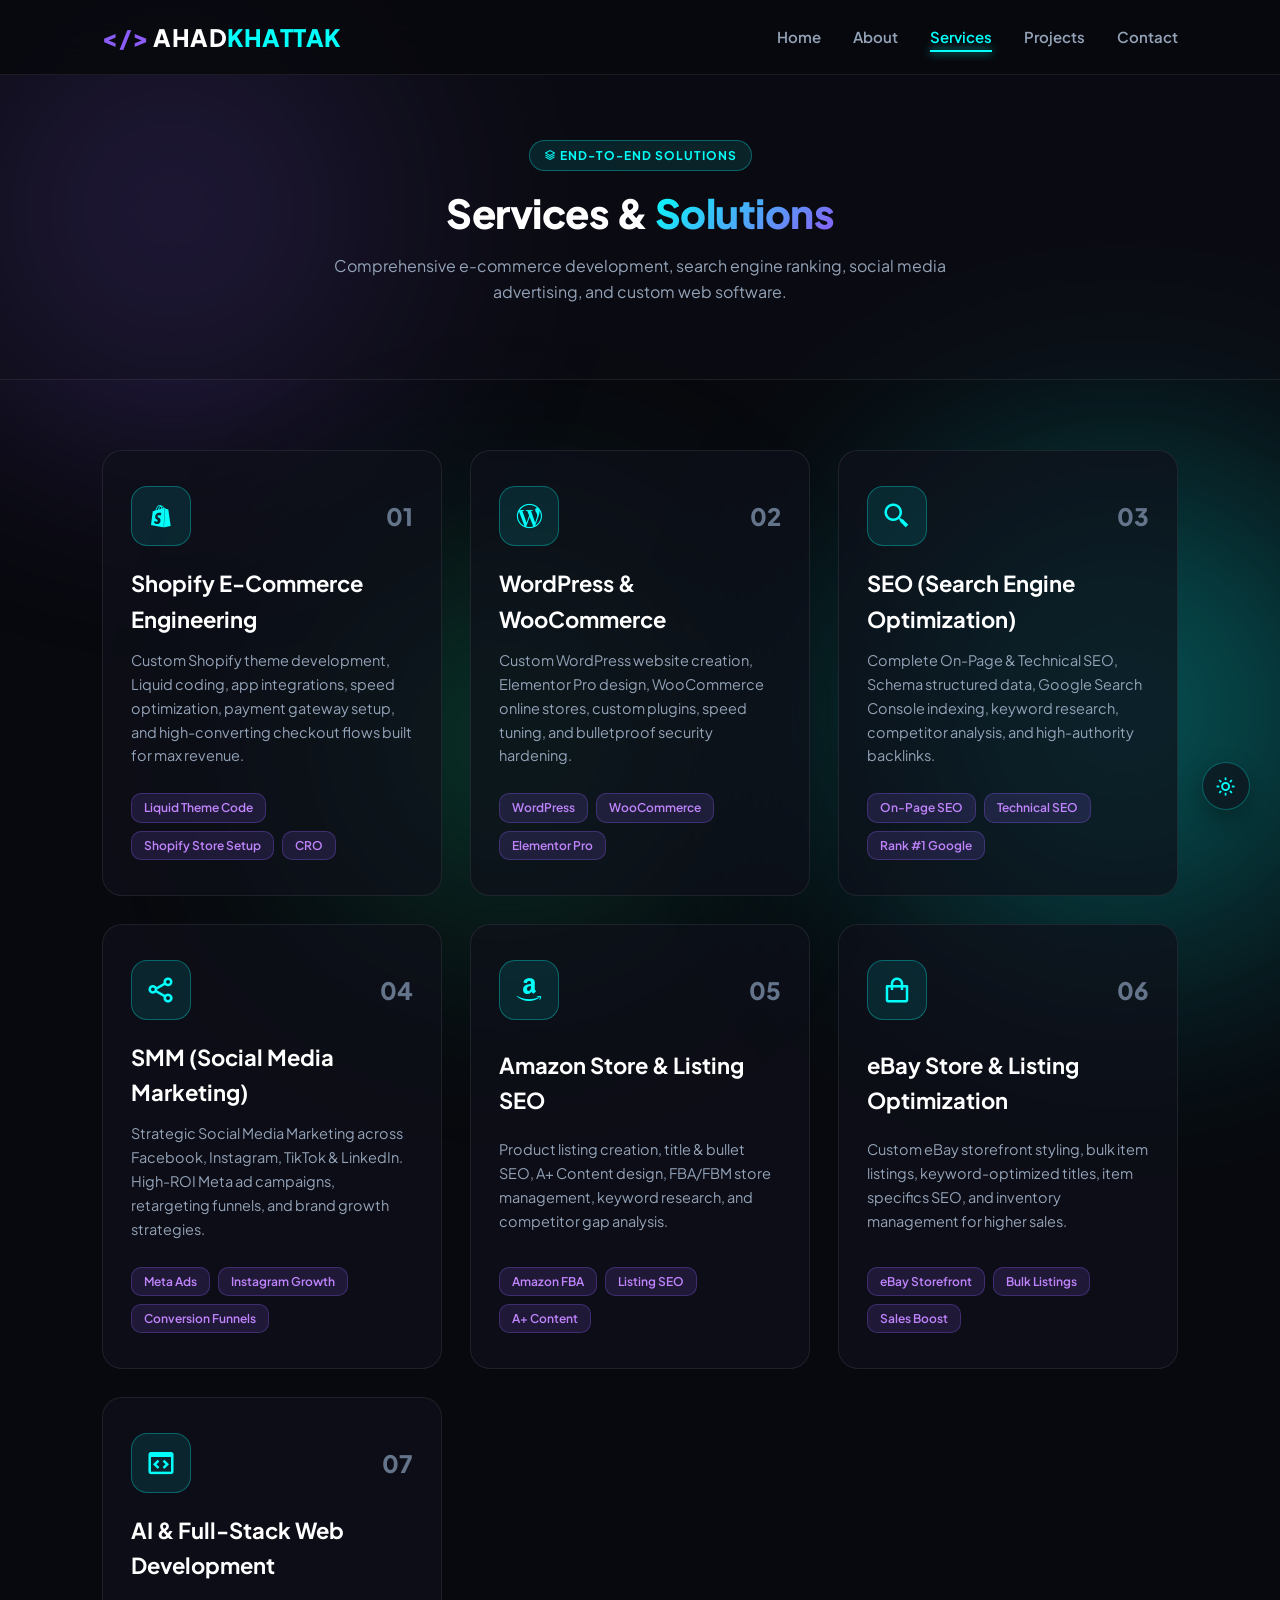
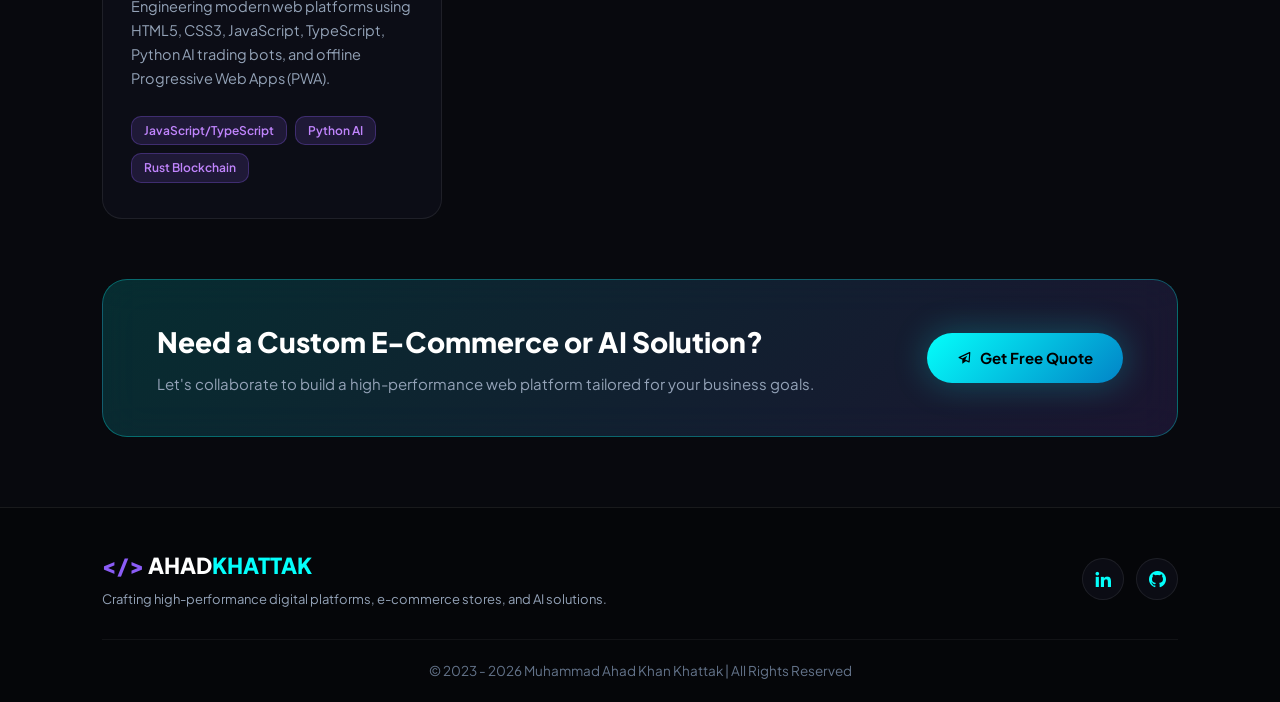
<file: services.html>
<!DOCTYPE html>
<html lang="en">
<head>
    <meta charset="UTF-8">
    <meta name="viewport" content="width=device-width, initial-scale=1.0">
    <meta name="description" content="Professional Services by Muhammad Ahad Khan Khattak - Shopify, WordPress, SEO, SMM, Amazon, eBay & AI Web Apps">
    <title>Services & Solutions | MUHAMMAD AHAD KHAN KHATTAK</title>
    <!-- Google Fonts -->
    <link rel="preconnect" href="https://fonts.googleapis.com">
    <link rel="preconnect" href="https://fonts.gstatic.com" crossorigin>
    <link href="https://fonts.googleapis.com/css2?family=Outfit:wght@300;400;500;600;700;800;900&family=Plus+Jakarta+Sans:wght@400;500;600;700;800&display=swap" rel="stylesheet">
    <!-- Boxicons CDN -->
    <link href='https://unpkg.com/boxicons@2.1.4/css/boxicons.min.css' rel='stylesheet'>
    <link rel="stylesheet" href="style.css">
</head>
<body>
    <!-- Background Ambient Glow Orbs -->
    <div class="ambient-orb orb-1"></div>
    <div class="ambient-orb orb-2"></div>
    <div class="ambient-orb orb-3"></div>

    <!-- Header / Navbar -->
    <header class="header">
        <a href="index.html" class="logo">
            <span class="logo-accent">&lt;/&gt;</span> AHAD<span class="logo-highlight">KHATTAK</span>
        </a>
        <i class="bx bx-menu" id="menu-icon"></i>
        <nav class="navbar">
            <a href="index.html">Home</a>
            <a href="about.html">About</a>
            <a href="services.html" class="active">Services</a>
            <a href="projects.html">Projects</a>
            <a href="contact.html">Contact</a>
        </nav>
    </header>

    <!-- Page Header Banner -->
    <section class="page-banner">
        <span class="section-tag center"><i class='bx bx-layer'></i> END-TO-END SOLUTIONS</span>
        <h1 class="heading">Services & <span>Solutions</span></h1>
        <p class="section-subtitle">Comprehensive e-commerce development, search engine ranking, social media advertising, and custom web software.</p>
    </section>

    <!-- Services Detailed Grid -->
    <section class="services-page">
        <div class="services-container">
            <!-- Service 1: Shopify -->
            <div class="service-card">
                <div class="service-header">
                    <div class="service-icon"><i class='bx bxl-shopify'></i></div>
                    <span class="service-number">01</span>
                </div>
                <h3>Shopify E-Commerce Engineering</h3>
                <p>Custom Shopify theme development, Liquid coding, app integrations, speed optimization, payment gateway setup, and high-converting checkout flows built for max revenue.</p>
                <div class="service-tags">
                    <span>Liquid Theme Code</span><span>Shopify Store Setup</span><span>CRO</span>
                </div>
            </div>

            <!-- Service 2: WordPress -->
            <div class="service-card">
                <div class="service-header">
                    <div class="service-icon"><i class='bx bxl-wordpress'></i></div>
                    <span class="service-number">02</span>
                </div>
                <h3>WordPress & WooCommerce</h3>
                <p>Custom WordPress website creation, Elementor Pro design, WooCommerce online stores, custom plugins, speed tuning, and bulletproof security hardening.</p>
                <div class="service-tags">
                    <span>WordPress</span><span>WooCommerce</span><span>Elementor Pro</span>
                </div>
            </div>

            <!-- Service 3: SEO -->
            <div class="service-card">
                <div class="service-header">
                    <div class="service-icon"><i class='bx bx-search-alt-2'></i></div>
                    <span class="service-number">03</span>
                </div>
                <h3>SEO (Search Engine Optimization)</h3>
                <p>Complete On-Page & Technical SEO, Schema structured data, Google Search Console indexing, keyword research, competitor analysis, and high-authority backlinks.</p>
                <div class="service-tags">
                    <span>On-Page SEO</span><span>Technical SEO</span><span>Rank #1 Google</span>
                </div>
            </div>

            <!-- Service 4: SMM -->
            <div class="service-card">
                <div class="service-header">
                    <div class="service-icon"><i class='bx bx-share-alt'></i></div>
                    <span class="service-number">04</span>
                </div>
                <h3>SMM (Social Media Marketing)</h3>
                <p>Strategic Social Media Marketing across Facebook, Instagram, TikTok & LinkedIn. High-ROI Meta ad campaigns, retargeting funnels, and brand growth strategies.</p>
                <div class="service-tags">
                    <span>Meta Ads</span><span>Instagram Growth</span><span>Conversion Funnels</span>
                </div>
            </div>

            <!-- Service 5: Amazon -->
            <div class="service-card">
                <div class="service-header">
                    <div class="service-icon"><i class='bx bxl-amazon'></i></div>
                    <span class="service-number">05</span>
                </div>
                <h3>Amazon Store & Listing SEO</h3>
                <p>Product listing creation, title & bullet SEO, A+ Content design, FBA/FBM store management, keyword research, and competitor gap analysis.</p>
                <div class="service-tags">
                    <span>Amazon FBA</span><span>Listing SEO</span><span>A+ Content</span>
                </div>
            </div>

            <!-- Service 6: eBay -->
            <div class="service-card">
                <div class="service-header">
                    <div class="service-icon"><i class='bx bx-shopping-bag'></i></div>
                    <span class="service-number">06</span>
                </div>
                <h3>eBay Store & Listing Optimization</h3>
                <p>Custom eBay storefront styling, bulk item listings, keyword-optimized titles, item specifics SEO, and inventory management for higher sales.</p>
                <div class="service-tags">
                    <span>eBay Storefront</span><span>Bulk Listings</span><span>Sales Boost</span>
                </div>
            </div>

            <!-- Service 7: AI & Web Dev -->
            <div class="service-card">
                <div class="service-header">
                    <div class="service-icon"><i class='bx bx-code-block'></i></div>
                    <span class="service-number">07</span>
                </div>
                <h3>AI & Full-Stack Web Development</h3>
                <p>Engineering modern web platforms using HTML5, CSS3, JavaScript, TypeScript, Python AI trading bots, and offline Progressive Web Apps (PWA).</p>
                <div class="service-tags">
                    <span>JavaScript/TypeScript</span><span>Python AI</span><span>Rust Blockchain</span>
                </div>
            </div>
        </div>

        <div class="cta-banner">
            <div class="cta-content">
                <h2>Need a Custom E-Commerce or AI Solution?</h2>
                <p>Let's collaborate to build a high-performance web platform tailored for your business goals.</p>
            </div>
            <a href="contact.html" class="btn btn-glow"><i class='bx bx-paper-plane'></i> Get Free Quote</a>
        </div>
    </section>

    <!-- Footer -->
    <footer class="footer">
        <div class="footer-content">
            <div class="footer-brand">
                <span class="logo-accent">&lt;/&gt;</span> AHAD<span class="logo-highlight">KHATTAK</span>
                <p>Crafting high-performance digital platforms, e-commerce stores, and AI solutions.</p>
            </div>
            <div class="social-footer">
                <a href="https://www.linkedin.com/in/muhammad-ahad-khan-khattak-358361247" target="_blank" title="LinkedIn"><i class='bx bxl-linkedin'></i></a>
                <a href="https://github.com/AHADKHATTAK1" target="_blank" title="GitHub"><i class='bx bxl-github'></i></a>
            </div>
        </div>
        <div class="footer-bottom">
            <p>&copy; 2023 - 2026 Muhammad Ahad Khan Khattak | All Rights Reserved</p>
        </div>
    </footer>

    <script src="script.js"></script>
</body>
</html>
</file>
<file: style.css>
/* =========================================================
   ULTRA-ATTRACTIVE 3D GLASSMORPHISM PORTFOLIO SYSTEM
   MUHAMMAD AHAD KHAN KHATTAK (2023 - 2026)
   ========================================================= */

/* Reset & Fonts */
* {
    margin: 0;
    padding: 0;
    box-sizing: border-box;
    text-decoration: none;
    border: none;
    outline: none;
    scroll-behavior: smooth;
    font-family: 'Plus Jakarta Sans', 'Outfit', sans-serif;
}

/* Root Design Variables */
:root {
    --bg-dark: #08090e;
    --bg-card: rgba(15, 17, 26, 0.7);
    --bg-card-hover: rgba(22, 25, 40, 0.85);
    --cyan-glow: #04fffb;
    --purple-glow: #8b5cf6;
    --emerald-glow: #10b981;
    --text-white: #ffffff;
    --text-slate: #94a3b8;
    --text-dim: #64748b;
    --border-glass: rgba(255, 255, 255, 0.08);
    --border-cyan: rgba(4, 255, 251, 0.3);
    --glow-shadow: 0 0 35px rgba(4, 255, 251, 0.25);
    --purple-shadow: 0 0 35px rgba(139, 92, 246, 0.25);
}

/* Light Mode Overrides */
body.light-mode {
    --bg-dark: #f8fafc;
    --bg-card: rgba(255, 255, 255, 0.85);
    --bg-card-hover: rgba(241, 245, 249, 0.95);
    --text-white: #0f172a;
    --text-slate: #475569;
    --text-dim: #94a3b8;
    --border-glass: rgba(0, 0, 0, 0.08);
    --border-cyan: rgba(2, 132, 199, 0.4);
    --cyan-glow: #0284c7;
    --purple-glow: #7c3aed;
    --glow-shadow: 0 10px 30px rgba(2, 132, 199, 0.15);
}

/* Floating Theme Toggle Button */
.theme-toggle-btn {
    position: fixed;
    bottom: 90px;
    right: 30px;
    width: 48px;
    height: 48px;
    border-radius: 50%;
    background: var(--bg-card);
    border: 1px solid var(--border-cyan);
    color: var(--cyan-glow);
    font-size: 2.2rem;
    cursor: pointer;
    z-index: 1000;
    backdrop-filter: blur(15px);
    box-shadow: 0 10px 25px rgba(0,0,0,0.3);
    transition: all 0.3s ease;
    display: flex;
    justify-content: center;
    align-items: center;
}

.theme-toggle-btn:hover {
    transform: scale(1.15) rotate(15deg);
    background: var(--cyan-glow);
    color: #000;
}

/* Base Document */
html {
    font-size: 62.5%;
    overflow-x: hidden;
}

body {
    background-color: var(--bg-dark);
    color: var(--text-white);
    line-height: 1.6;
    position: relative;
    overflow-x: hidden;
}

/* Background Ambient Glow Orbs */
.ambient-orb {
    position: fixed;
    border-radius: 50%;
    filter: blur(120px);
    z-index: -1;
    pointer-events: none;
    opacity: 0.45;
}

.orb-1 {
    top: -10%;
    left: -10%;
    width: 600px;
    height: 600px;
    background: radial-gradient(circle, var(--purple-glow), transparent 70%);
}

.orb-2 {
    top: 40%;
    right: -15%;
    width: 700px;
    height: 700px;
    background: radial-gradient(circle, var(--cyan-glow), transparent 70%);
}

.orb-3 {
    bottom: -10%;
    left: 20%;
    width: 500px;
    height: 500px;
    background: radial-gradient(circle, var(--emerald-glow), transparent 70%);
}

/* Typography & Headings */
.heading {
    font-size: 4rem;
    font-weight: 800;
    text-align: center;
    color: var(--text-white);
    letter-spacing: -0.5px;
}

.heading.text-left {
    text-align: left;
}

.heading span {
    background: linear-gradient(135deg, var(--cyan-glow), var(--purple-glow));
    -webkit-background-clip: text;
    -webkit-text-fill-color: transparent;
}

.section-subtitle {
    font-size: 1.6rem;
    color: var(--text-slate);
    text-align: center;
    max-width: 620px;
    margin: 0.8rem auto 3.5rem auto;
}

.section-tag {
    display: inline-flex;
    align-items: center;
    gap: 0.6rem;
    padding: 0.5rem 1.4rem;
    background: rgba(4, 255, 251, 0.1);
    border: 1px solid var(--border-cyan);
    border-radius: 2rem;
    font-size: 1.2rem;
    color: var(--cyan-glow);
    font-weight: 700;
    letter-spacing: 1px;
    margin-bottom: 1rem;
}

.section-tag.center {
    display: table;
    margin: 0 auto 1rem auto;
}

/* Gradient Text Effect */
.gradient-text {
    background: linear-gradient(135deg, var(--cyan-glow) 0%, var(--purple-glow) 50%, #ec4899 100%);
    -webkit-background-clip: text;
    -webkit-text-fill-color: transparent;
}

/* Button System */
.btn {
    display: inline-flex;
    align-items: center;
    justify-content: center;
    gap: 0.8rem;
    padding: 1.3rem 3rem;
    font-size: 1.5rem;
    font-weight: 700;
    border-radius: 3rem;
    transition: all 0.35s cubic-bezier(0.4, 0, 0.2, 1);
    cursor: pointer;
}

.btn-glow {
    background: linear-gradient(135deg, var(--cyan-glow), #0284c7);
    color: #000;
    box-shadow: var(--glow-shadow);
}

.btn-glow:hover {
    transform: translateY(-4px) scale(1.03);
    box-shadow: 0 0 45px var(--cyan-glow);
    background: linear-gradient(135deg, #38bdf8, var(--cyan-glow));
}

.btn-glass {
    background: rgba(255, 255, 255, 0.05);
    color: var(--text-white);
    border: 1px solid var(--border-cyan);
    backdrop-filter: blur(10px);
}

.btn-glass:hover {
    background: rgba(4, 255, 251, 0.12);
    transform: translateY(-4px);
    box-shadow: var(--glow-shadow);
}

/* Header & Navbar */
.header {
    position: fixed;
    top: 0;
    left: 0;
    width: 100%;
    padding: 1.8rem 8%;
    background: rgba(8, 9, 14, 0.85);
    backdrop-filter: blur(20px);
    display: flex;
    justify-content: space-between;
    align-items: center;
    z-index: 1000;
    border-bottom: 1px solid var(--border-glass);
}

.logo {
    font-size: 2.4rem;
    font-weight: 800;
    color: var(--text-white);
    letter-spacing: 0.5px;
}

.logo-accent {
    color: var(--purple-glow);
}

.logo-highlight {
    color: var(--cyan-glow);
}

.navbar a {
    font-size: 1.5rem;
    color: var(--text-slate);
    margin-left: 3rem;
    font-weight: 600;
    transition: 0.3s ease;
    position: relative;
}

.navbar a:hover,
.navbar a.active {
    color: var(--cyan-glow);
}

.navbar a.active::after {
    content: '';
    position: absolute;
    bottom: -6px;
    left: 0;
    width: 100%;
    height: 2px;
    background: var(--cyan-glow);
    box-shadow: 0 0 10px var(--cyan-glow);
}

#menu-icon {
    font-size: 3.2rem;
    color: var(--cyan-glow);
    display: none;
    cursor: pointer;
}

/* Home / Hero Section */
.home {
    min-height: 100vh;
    display: flex;
    justify-content: space-between;
    align-items: center;
    padding: 13rem 8% 6rem 8%;
    gap: 4rem;
}

.home-content {
    max-width: 660px;
}

.status-pill {
    display: inline-flex;
    align-items: center;
    gap: 0.8rem;
    padding: 0.6rem 1.6rem;
    background: rgba(16, 185, 129, 0.1);
    border: 1px solid rgba(16, 185, 129, 0.3);
    border-radius: 2rem;
    font-size: 1.3rem;
    color: #34d399;
    font-weight: 600;
    margin-bottom: 2rem;
}

.status-dot {
    width: 8px;
    height: 8px;
    border-radius: 50%;
    background: #10b981;
    box-shadow: 0 0 10px #10b981;
    animation: pulseDot 2s infinite;
}

@keyframes pulseDot {
    0%, 100% { opacity: 1; transform: scale(1); }
    50% { opacity: 0.4; transform: scale(1.3); }
}

.hero-title {
    font-size: 4.8rem;
    font-weight: 900;
    line-height: 1.15;
    margin-bottom: 1.2rem;
}

.home-content h3 {
    font-size: 2.4rem;
    font-weight: 600;
    color: var(--text-slate);
    margin-bottom: 1.8rem;
}

.typing-text {
    color: var(--cyan-glow);
    border-right: 2px solid var(--cyan-glow);
    padding-right: 4px;
}

.hero-description {
    font-size: 1.6rem;
    color: var(--text-slate);
    margin-bottom: 3rem;
    line-height: 1.7;
}

.hero-btns {
    display: flex;
    gap: 1.6rem;
    margin-bottom: 3rem;
    flex-wrap: wrap;
}

.social-icons {
    display: flex;
    gap: 1.4rem;
}

.social-icons a {
    display: inline-flex;
    justify-content: center;
    align-items: center;
    width: 4.6rem;
    height: 4.6rem;
    background: var(--bg-card);
    border: 1px solid var(--border-glass);
    font-size: 2.2rem;
    border-radius: 50%;
    color: var(--text-white);
    transition: 0.3s cubic-bezier(0.4, 0, 0.2, 1);
}

.social-icons a:hover {
    color: #000;
    background: var(--cyan-glow);
    box-shadow: var(--glow-shadow);
    transform: translateY(-4px) scale(1.1);
}

/* Avatar Container with Glowing Rings */
.home-img {
    display: flex;
    justify-content: center;
    align-items: center;
}

.avatar-container {
    position: relative;
    width: 330px;
    height: 330px;
    display: flex;
    justify-content: center;
    align-items: center;
}

.avatar-ring-outer {
    position: absolute;
    width: 100%;
    height: 100%;
    border-radius: 50%;
    border: 2px dashed var(--cyan-glow);
    animation: rotateRing 25s linear infinite;
}

.avatar-ring-inner {
    position: absolute;
    width: 90%;
    height: 90%;
    border-radius: 50%;
    border: 2px solid var(--purple-glow);
    box-shadow: var(--purple-shadow);
}

@keyframes rotateRing {
    0% { transform: rotate(0deg); }
    100% { transform: rotate(360deg); }
}

.avatar-img {
    width: 82%;
    height: 82%;
    object-fit: cover;
    border-radius: 50%;
    border: 4px solid var(--bg-dark);
    z-index: 2;
}

/* Floating Badges */
.floating-badge {
    position: absolute;
    display: flex;
    align-items: center;
    gap: 0.6rem;
    padding: 0.7rem 1.4rem;
    background: rgba(15, 17, 26, 0.9);
    border: 1px solid var(--border-cyan);
    border-radius: 2rem;
    font-size: 1.2rem;
    font-weight: 700;
    color: var(--text-white);
    backdrop-filter: blur(10px);
    box-shadow: 0 10px 25px rgba(0,0,0,0.5);
    z-index: 3;
    animation: floatBadge 4s ease-in-out infinite alternate;
}

.floating-badge i {
    color: var(--cyan-glow);
    font-size: 1.8rem;
}

.badge-1 { top: 5%; left: -10%; animation-delay: 0s; }
.badge-2 { bottom: 10%; left: -15%; animation-delay: 1.5s; }
.badge-3 { top: 40%; right: -15%; animation-delay: 3s; }

@keyframes floatBadge {
    0% { transform: translateY(0px); }
    100% { transform: translateY(-12px); }
}

/* Executive Metrics / Stats Section */
.stats {
    padding: 5rem 8%;
    background: rgba(15, 17, 26, 0.4);
    border-top: 1px solid var(--border-glass);
    border-bottom: 1px solid var(--border-glass);
}

.stats-container {
    display: grid;
    grid-template-columns: repeat(auto-fit, minmax(220px, 1fr));
    gap: 2.5rem;
}

.stat-card {
    background: var(--bg-card);
    border: 1px solid var(--border-glass);
    border-radius: 1.8rem;
    padding: 2.5rem;
    display: flex;
    align-items: center;
    gap: 1.8rem;
    transition: 0.35s ease;
}

.stat-card:hover {
    transform: translateY(-6px);
    border-color: var(--border-cyan);
    box-shadow: var(--glow-shadow);
}

.stat-icon {
    display: flex;
    justify-content: center;
    align-items: center;
    width: 5.5rem;
    height: 5.5rem;
    background: rgba(4, 255, 251, 0.1);
    border: 1px solid var(--border-cyan);
    border-radius: 1.4rem;
    font-size: 2.8rem;
    color: var(--cyan-glow);
}

.stat-info h3 {
    font-size: 3rem;
    font-weight: 800;
    color: var(--text-white);
}

.stat-info p {
    font-size: 1.3rem;
    color: var(--text-slate);
}

/* About Me Section */
.about {
    padding: 9rem 8%;
}

.about-glass-wrapper {
    background: var(--bg-card);
    border: 1px solid var(--border-glass);
    border-radius: 2.5rem;
    padding: 5rem;
    display: flex;
    align-items: center;
    gap: 6rem;
    backdrop-filter: blur(20px);
}

.about-img {
    position: relative;
    flex-shrink: 0;
}

.about-img img {
    width: 320px;
    border-radius: 2rem;
    border: 2px solid var(--border-cyan);
    box-shadow: var(--glow-shadow);
}

.experience-ribbon {
    position: absolute;
    bottom: -15px;
    left: 50%;
    transform: translateX(-50%);
    background: linear-gradient(135deg, var(--cyan-glow), var(--purple-glow));
    color: #000;
    padding: 0.8rem 2rem;
    border-radius: 2rem;
    text-align: center;
    font-weight: 800;
    box-shadow: 0 10px 20px rgba(0,0,0,0.4);
    white-space: nowrap;
}

.experience-ribbon span {
    display: block;
    font-size: 1.4rem;
}

.experience-ribbon small {
    font-size: 1.1rem;
    font-weight: 600;
    opacity: 0.9;
}

.about-content {
    flex-grow: 1;
}

.about-intro {
    font-size: 1.6rem;
    color: #cbd5e1;
    margin: 1.5rem 0;
}

.about-content p {
    font-size: 1.5rem;
    color: var(--text-slate);
    margin-bottom: 2rem;
}

.about-key-highlights {
    display: grid;
    grid-template-columns: 1fr 1fr;
    gap: 1.2rem;
    margin-bottom: 3rem;
}

.highlight-item {
    display: flex;
    align-items: center;
    gap: 0.8rem;
    font-size: 1.4rem;
    color: var(--text-white);
}

.highlight-item i {
    color: var(--cyan-glow);
    font-size: 1.8rem;
}

.about-actions {
    display: flex;
    gap: 1.6rem;
    flex-wrap: wrap;
}

/* Services Section */
.services {
    padding: 9rem 8%;
    background: rgba(15, 17, 26, 0.3);
}

.services-container {
    display: grid;
    grid-template-columns: repeat(auto-fit, minmax(320px, 1fr));
    gap: 2.8rem;
}

.service-card {
    background: var(--bg-card);
    border: 1px solid var(--border-glass);
    border-radius: 2rem;
    padding: 3.5rem 2.8rem;
    transition: all 0.35s cubic-bezier(0.4, 0, 0.2, 1);
    display: flex;
    flex-direction: column;
    justify-content: space-between;
}

.service-card:hover {
    transform: translateY(-8px);
    border-color: var(--border-cyan);
    box-shadow: var(--glow-shadow);
    background: var(--bg-card-hover);
}

.service-header {
    display: flex;
    justify-content: space-between;
    align-items: center;
    margin-bottom: 2rem;
}

.service-icon {
    display: flex;
    justify-content: center;
    align-items: center;
    width: 6rem;
    height: 6rem;
    background: rgba(4, 255, 251, 0.1);
    border: 1px solid var(--border-cyan);
    border-radius: 1.6rem;
    font-size: 3rem;
    color: var(--cyan-glow);
    transition: 0.3s ease;
}

.service-card:hover .service-icon {
    background: var(--cyan-glow);
    color: #000;
    box-shadow: var(--glow-shadow);
    transform: scale(1.1);
}

.service-number {
    font-size: 2.4rem;
    font-weight: 800;
    color: var(--text-dim);
}

.service-card h3 {
    font-size: 2.2rem;
    font-weight: 700;
    color: var(--text-white);
    margin-bottom: 1.2rem;
}

.service-card p {
    font-size: 1.45rem;
    color: var(--text-slate);
    margin-bottom: 2.5rem;
    line-height: 1.65;
}

.service-tags {
    display: flex;
    gap: 0.8rem;
    flex-wrap: wrap;
}

.service-tags span {
    padding: 0.4rem 1.2rem;
    background: rgba(139, 92, 246, 0.15);
    border: 1px solid rgba(139, 92, 246, 0.3);
    border-radius: 1rem;
    font-size: 1.2rem;
    color: #c084fc;
    font-weight: 600;
}

/* Skills Tech Stack Section */
.skills {
    padding: 9rem 8%;
}

.skills-wrapper {
    display: grid;
    grid-template-columns: repeat(auto-fit, minmax(300px, 1fr));
    gap: 3rem;
}

.skill-category {
    background: var(--bg-card);
    border: 1px solid var(--border-glass);
    border-radius: 2rem;
    padding: 3rem;
    backdrop-filter: blur(15px);
}

.skill-category h4 {
    font-size: 1.8rem;
    font-weight: 700;
    color: var(--cyan-glow);
    margin-bottom: 2rem;
    display: flex;
    align-items: center;
    gap: 0.8rem;
}

.skill-chips {
    display: flex;
    flex-wrap: wrap;
    gap: 1rem;
}

.chip {
    display: inline-flex;
    align-items: center;
    gap: 0.6rem;
    padding: 0.8rem 1.5rem;
    background: rgba(255, 255, 255, 0.04);
    border: 1px solid var(--border-glass);
    border-radius: 1.2rem;
    font-size: 1.35rem;
    color: var(--text-white);
    transition: 0.3s ease;
}

.chip:hover {
    border-color: var(--cyan-glow);
    background: rgba(4, 255, 251, 0.1);
    transform: translateY(-3px);
}

.chip i {
    color: var(--cyan-glow);
    font-size: 1.7rem;
}

/* Projects Section & Filter Tabs */
.projects {
    padding: 9rem 8%;
    background: rgba(15, 17, 26, 0.3);
}

.search-bar-wrapper {
    position: relative;
    max-width: 600px;
    margin: 0 auto 3rem auto;
}

.search-bar-wrapper i {
    position: absolute;
    top: 50%;
    left: 2rem;
    transform: translateY(-50%);
    font-size: 2rem;
    color: var(--cyan-glow);
}

.search-bar-wrapper input {
    width: 100%;
    padding: 1.4rem 2rem 1.4rem 5rem;
    font-size: 1.45rem;
    color: var(--text-white);
    background: var(--bg-card);
    border: 1px solid var(--border-glass);
    border-radius: 3rem;
    backdrop-filter: blur(15px);
    transition: 0.3s ease;
}

.search-bar-wrapper input:focus {
    border-color: var(--cyan-glow);
    box-shadow: var(--glow-shadow);
}

.project-filters {
    display: flex;
    justify-content: center;
    gap: 1.2rem;
    margin-bottom: 4rem;
    flex-wrap: wrap;
}

.filter-btn {
    padding: 0.9rem 2.2rem;
    font-size: 1.4rem;
    font-weight: 600;
    border-radius: 2rem;
    background: rgba(255, 255, 255, 0.04);
    color: var(--text-slate);
    border: 1px solid var(--border-glass);
    cursor: pointer;
    transition: 0.3s ease;
}

.filter-btn:hover,
.filter-btn.active {
    background: var(--cyan-glow);
    color: #000;
    box-shadow: var(--glow-shadow);
    border-color: var(--cyan-glow);
}

.projects-grid {
    display: grid;
    grid-template-columns: repeat(auto-fit, minmax(320px, 1fr));
    gap: 3rem;
}

.project-card {
    background: var(--bg-card);
    border: 1px solid var(--border-glass);
    border-radius: 2rem;
    padding: 3rem;
    display: flex;
    flex-direction: column;
    justify-content: space-between;
    transition: 0.35s ease;
}

.project-card:hover {
    transform: translateY(-8px);
    border-color: var(--border-cyan);
    box-shadow: var(--glow-shadow);
    background: var(--bg-card-hover);
}

.project-card-header {
    display: flex;
    justify-content: space-between;
    align-items: center;
    margin-bottom: 2rem;
}

.project-badge {
    padding: 0.4rem 1.2rem;
    background: rgba(4, 255, 251, 0.1);
    border: 1px solid var(--border-cyan);
    border-radius: 1.2rem;
    font-size: 1.15rem;
    color: var(--cyan-glow);
    font-weight: 700;
}

.project-icon-top i {
    font-size: 2.6rem;
    color: var(--purple-glow);
}

.project-body h4 {
    font-size: 2.2rem;
    font-weight: 700;
    color: var(--text-white);
    margin-bottom: 0.4rem;
}

.project-subtext {
    font-size: 1.25rem;
    color: var(--purple-glow);
    font-weight: 600;
    display: block;
    margin-bottom: 1.2rem;
}

.project-body p {
    font-size: 1.4rem;
    color: var(--text-slate);
    margin-bottom: 2.5rem;
    line-height: 1.6;
}

.project-footer {
    display: flex;
    gap: 1rem;
}

.btn-project {
    flex: 1;
    display: inline-flex;
    justify-content: center;
    align-items: center;
    gap: 0.6rem;
    padding: 0.9rem 1.4rem;
    font-size: 1.3rem;
    font-weight: 700;
    border-radius: 1.2rem;
    transition: 0.3s ease;
    text-align: center;
}

.btn-project.primary {
    background: var(--cyan-glow);
    color: #000;
}

.btn-project.primary:hover {
    background: #ffffff;
    box-shadow: var(--glow-shadow);
}

.btn-project.secondary {
    background: rgba(255, 255, 255, 0.05);
    color: var(--text-white);
    border: 1px solid var(--border-glass);
}

.btn-project.secondary:hover {
    background: var(--cyan-glow);
    color: #000;
}

.projects-cta {
    text-align: center;
    margin-top: 5rem;
}

/* Client Reviews / Testimonials Section */
.testimonials {
    padding: 9rem 8%;
}

.testimonials-grid {
    display: grid;
    grid-template-columns: repeat(auto-fit, minmax(300px, 1fr));
    gap: 2.8rem;
}

.testimonial-card {
    position: relative;
    background: var(--bg-card);
    border: 1px solid var(--border-glass);
    border-radius: 2rem;
    padding: 3.5rem 3rem 3rem 3rem;
    transition: 0.35s ease;
}

.testimonial-card:hover {
    transform: translateY(-6px);
    border-color: var(--border-cyan);
    box-shadow: var(--glow-shadow);
}

.quote-icon {
    position: absolute;
    top: 2rem;
    right: 2.5rem;
    font-size: 3.5rem;
    color: rgba(4, 255, 251, 0.15);
}

.stars {
    color: #f59e0b;
    font-size: 1.8rem;
    margin-bottom: 1.5rem;
}

.review-text {
    font-size: 1.45rem;
    color: #cbd5e1;
    font-style: italic;
    margin-bottom: 2.5rem;
    line-height: 1.7;
}

.client-profile {
    display: flex;
    align-items: center;
    gap: 1.4rem;
}

.client-avatar {
    width: 4.5rem;
    height: 4.5rem;
    border-radius: 50%;
    background: linear-gradient(135deg, var(--cyan-glow), var(--purple-glow));
    color: #000;
    font-weight: 800;
    font-size: 1.8rem;
    display: flex;
    justify-content: center;
    align-items: center;
}

.client-details h4 {
    font-size: 1.6rem;
    color: var(--text-white);
    font-weight: 700;
}

.client-details span {
    font-size: 1.2rem;
    color: var(--text-slate);
}

/* Contact Section & Form Floating Inputs */
.contact {
    padding: 9rem 8%;
}

.contact-glass-wrapper {
    background: var(--bg-card);
    border: 1px solid var(--border-glass);
    border-radius: 2.5rem;
    padding: 5rem 6%;
    max-width: 900px;
    margin: auto;
    backdrop-filter: blur(20px);
}

.contact-form {
    display: flex;
    flex-direction: column;
    gap: 2.5rem;
}

.input-grid {
    display: grid;
    grid-template-columns: 1fr 1fr;
    gap: 2.5rem;
}

.input-group {
    position: relative;
}

.input-group input,
.input-group textarea {
    width: 100%;
    padding: 1.6rem 2rem;
    font-size: 1.5rem;
    color: var(--text-white);
    background: rgba(8, 9, 14, 0.7);
    border: 1px solid var(--border-glass);
    border-radius: 1.4rem;
    transition: 0.3s ease;
}

.input-group textarea {
    resize: vertical;
    min-height: 160px;
}

.input-group label {
    position: absolute;
    top: 50%;
    left: 2rem;
    transform: translateY(-50%);
    font-size: 1.4rem;
    color: var(--text-slate);
    pointer-events: none;
    transition: 0.3s ease;
    display: flex;
    align-items: center;
    gap: 0.6rem;
}

.textarea-group label {
    top: 2rem;
    transform: none;
}

.input-group input:focus,
.input-group input:not(:placeholder-shown),
.input-group textarea:focus,
.input-group textarea:not(:placeholder-shown) {
    border-color: var(--cyan-glow);
    box-shadow: 0 0 15px rgba(4, 255, 251, 0.2);
}

.input-group input:focus ~ label,
.input-group input:not(:placeholder-shown) ~ label,
.input-group textarea:focus ~ label,
.input-group textarea:not(:placeholder-shown) ~ label {
    top: -10px;
    left: 1.5rem;
    font-size: 1.1rem;
    color: var(--cyan-glow);
    background: var(--bg-dark);
    padding: 0 0.6rem;
    border-radius: 0.5rem;
}

.submit-btn {
    align-self: center;
    width: 100%;
    max-width: 300px;
}

/* Footer Section */
.footer {
    padding: 4rem 8% 2rem 8%;
    background: #050609;
    border-top: 1px solid var(--border-glass);
}

.footer-content {
    display: flex;
    justify-content: space-between;
    align-items: center;
    margin-bottom: 3rem;
    flex-wrap: wrap;
    gap: 2rem;
}

.footer-brand {
    font-size: 2.2rem;
    font-weight: 800;
}

.footer-brand p {
    font-size: 1.3rem;
    color: var(--text-slate);
    margin-top: 0.5rem;
    font-weight: 400;
}

.social-footer {
    display: flex;
    gap: 1.2rem;
}

.social-footer a {
    display: flex;
    justify-content: center;
    align-items: center;
    width: 4.2rem;
    height: 4.2rem;
    background: var(--bg-card);
    border: 1px solid var(--border-glass);
    font-size: 2rem;
    color: var(--cyan-glow);
    border-radius: 50%;
    transition: 0.3s ease;
}

.social-footer a:hover {
    background: var(--cyan-glow);
    color: #000;
    box-shadow: var(--glow-shadow);
    transform: translateY(-4px);
}

.footer-bottom {
    text-align: center;
    padding-top: 2rem;
    border-top: 1px solid rgba(255, 255, 255, 0.05);
}

.footer-bottom p {
    font-size: 1.35rem;
    color: var(--text-dim);
}

/* Multi-Page Specific Styles */
.page-banner {
    padding: 14rem 8% 4rem 8%;
    text-align: center;
    background: rgba(15, 17, 26, 0.4);
    border-bottom: 1px solid var(--border-glass);
}

.about-page, .services-page, .projects-page, .contact-page {
    padding: 7rem 8%;
}

.services-preview, .projects-preview {
    padding: 8rem 8%;
}

.cta-center {
    text-align: center;
    margin-top: 4rem;
}

.service-link {
    display: inline-flex;
    align-items: center;
    gap: 0.6rem;
    font-size: 1.4rem;
    font-weight: 700;
    color: var(--cyan-glow);
    margin-top: 1.5rem;
    transition: 0.3s ease;
}

.service-link:hover {
    color: #ffffff;
    transform: translateX(5px);
}

.cta-banner {
    margin-top: 6rem;
    background: linear-gradient(135deg, rgba(4, 255, 251, 0.15), rgba(139, 92, 246, 0.15));
    border: 1px solid var(--border-cyan);
    border-radius: 2.5rem;
    padding: 4rem 5%;
    display: flex;
    justify-content: space-between;
    align-items: center;
    gap: 3rem;
    flex-wrap: wrap;
    backdrop-filter: blur(20px);
}

.cta-content h2 {
    font-size: 2.8rem;
    font-weight: 800;
    margin-bottom: 0.8rem;
}

.cta-content p {
    font-size: 1.5rem;
    color: var(--text-slate);
}

/* Timeline & Milestones */
.milestones {
    padding: 8rem 8%;
    background: rgba(15, 17, 26, 0.3);
}

.timeline-container {
    max-width: 800px;
    margin: 4rem auto 0 auto;
    position: relative;
    padding-left: 3rem;
    border-left: 2px solid var(--border-cyan);
}

.timeline-item {
    position: relative;
    margin-bottom: 4rem;
}

.timeline-item:last-child {
    margin-bottom: 0;
}

.timeline-dot {
    position: absolute;
    left: -3.7rem;
    top: 0;
    width: 1.6rem;
    height: 1.6rem;
    border-radius: 50%;
    background: var(--cyan-glow);
    box-shadow: var(--glow-shadow);
}

.timeline-content {
    background: var(--bg-card);
    border: 1px solid var(--border-glass);
    border-radius: 1.8rem;
    padding: 2.5rem;
    backdrop-filter: blur(15px);
}

.timeline-date {
    display: inline-block;
    padding: 0.3rem 1rem;
    background: rgba(139, 92, 246, 0.2);
    border-radius: 1rem;
    font-size: 1.2rem;
    font-weight: 700;
    color: var(--purple-glow);
    margin-bottom: 1rem;
}

.timeline-content h3 {
    font-size: 2rem;
    font-weight: 700;
    margin-bottom: 0.8rem;
}

.timeline-content p {
    font-size: 1.4rem;
    color: var(--text-slate);
}

/* Contact Grid & Info Cards */
.contact-grid-container {
    display: grid;
    grid-template-columns: 1fr 1.6fr;
    gap: 4rem;
    max-width: 1100px;
    margin: auto;
}

.contact-info-wrapper {
    display: flex;
    flex-direction: column;
    gap: 2rem;
}

.info-card {
    background: var(--bg-card);
    border: 1px solid var(--border-glass);
    border-radius: 1.8rem;
    padding: 2.2rem;
    display: flex;
    align-items: center;
    gap: 1.8rem;
    transition: 0.3s ease;
}

.info-card:hover {
    border-color: var(--border-cyan);
    transform: translateY(-4px);
    box-shadow: var(--glow-shadow);
}

.info-icon {
    display: flex;
    justify-content: center;
    align-items: center;
    width: 5rem;
    height: 5rem;
    background: rgba(4, 255, 251, 0.1);
    border: 1px solid var(--border-cyan);
    border-radius: 1.4rem;
    font-size: 2.6rem;
    color: var(--cyan-glow);
}

.info-card h4 {
    font-size: 1.6rem;
    font-weight: 700;
    margin-bottom: 0.3rem;
}

.info-card p, .info-card a {
    font-size: 1.35rem;
    color: var(--text-slate);
}

.info-card a:hover {
    color: var(--cyan-glow);
}

/* FAQ Accordion */
.faq-section {
    padding: 8rem 8%;
    background: rgba(15, 17, 26, 0.3);
}

.faq-container {
    max-width: 850px;
    margin: 4rem auto 0 auto;
    display: flex;
    flex-direction: column;
    gap: 2rem;
}

.faq-card {
    background: var(--bg-card);
    border: 1px solid var(--border-glass);
    border-radius: 1.8rem;
    padding: 2.5rem;
    backdrop-filter: blur(15px);
    transition: 0.3s ease;
}

.faq-card:hover {
    border-color: var(--border-cyan);
}

.faq-card h3 {
    font-size: 1.8rem;
    font-weight: 700;
    color: var(--cyan-glow);
    margin-bottom: 1rem;
    display: flex;
    align-items: center;
    gap: 0.8rem;
}

.faq-card p {
    font-size: 1.45rem;
    color: var(--text-slate);
    line-height: 1.6;
}

/* Responsive Styles */
.scroll-to-top {
    position: fixed;
    bottom: 30px;
    right: 30px;
    width: 48px;
    height: 48px;
    border-radius: 50%;
    background: var(--cyan-glow);
    color: #000;
    font-size: 2.2rem;
    border: none;
    cursor: pointer;
    display: none;
    z-index: 1000;
    box-shadow: var(--glow-shadow);
    transition: 0.3s ease;
}

.scroll-to-top:hover {
    transform: translateY(-5px) scale(1.1);
    background: #ffffff;
}

/* Comprehensive Mobile & Responsive Media Queries */
@media (max-width: 1024px) {
    html { font-size: 55%; }
    .header { padding: 1.8rem 5%; }
    .home, .about, .services, .skills, .projects, .testimonials, .contact, .page-banner, .about-page, .services-page, .projects-page, .contact-page, .milestones, .faq-section {
        padding-left: 5%;
        padding-right: 5%;
    }
    .about-glass-wrapper {
        flex-direction: column;
        text-align: center;
        padding: 4rem 2.5rem;
    }
    .about-key-highlights {
        grid-template-columns: 1fr 1fr;
    }
    .about-actions {
        justify-content: center;
    }
    .heading.text-left {
        text-align: center;
    }
    .contact-grid-container {
        grid-template-columns: 1fr;
        gap: 3rem;
    }
}

@media (max-width: 768px) {
    #menu-icon { 
        display: block; 
    }
    .header {
        padding: 1.5rem 5%;
    }
    .navbar {
        position: absolute;
        top: 100%;
        left: 0;
        width: 100%;
        padding: 2rem 6%;
        background: rgba(8, 9, 14, 0.97);
        backdrop-filter: blur(25px);
        display: none;
        flex-direction: column;
        border-bottom: 1px solid var(--border-cyan);
        box-shadow: 0 15px 30px rgba(0,0,0,0.5);
    }
    .navbar.active { 
        display: flex; 
        animation: fadeInDown 0.3s ease forwards;
    }
    .navbar a {
        margin: 1.2rem 0;
        font-size: 1.8rem;
        text-align: center;
    }
    .navbar a.active::after {
        display: none;
    }
    .home {
        flex-direction: column-reverse;
        text-align: center;
        padding-top: 11rem;
        padding-bottom: 5rem;
        gap: 3rem;
    }
    .hero-title {
        font-size: 3.4rem;
    }
    .home-content h3 {
        font-size: 2rem;
    }
    .hero-btns, .social-icons {
        justify-content: center;
    }
    .avatar-container {
        width: 250px;
        height: 250px;
    }
    .floating-badge {
        font-size: 1.05rem;
        padding: 0.5rem 1rem;
    }
    .badge-1 { top: -5%; left: -5%; }
    .badge-2 { bottom: 0%; left: -8%; }
    .badge-3 { top: 35%; right: -8%; }
    .about-key-highlights {
        grid-template-columns: 1fr;
        text-align: left;
    }
    .input-grid {
        grid-template-columns: 1fr;
        gap: 2rem;
    }
    .cta-banner {
        flex-direction: column;
        text-align: center;
        padding: 3rem 2rem;
    }
    .footer-content {
        flex-direction: column;
        text-align: center;
        gap: 2rem;
    }
    .theme-toggle-btn {
        bottom: 80px;
        right: 20px;
        width: 44px;
        height: 44px;
        font-size: 2rem;
    }
    .scroll-to-top {
        bottom: 20px;
        right: 20px;
        width: 44px;
        height: 44px;
        font-size: 2rem;
    }
}

@media (max-width: 480px) {
    html { font-size: 50%; }
    .hero-title {
        font-size: 2.8rem;
    }
    .heading {
        font-size: 3.2rem;
    }
    .avatar-container {
        width: 210px;
        height: 210px;
    }
    .badge-1, .badge-2, .badge-3 {
        display: none; /* Hide floating badges on extra small screens for clean viewport */
    }
    .btn {
        width: 100%;
        padding: 1.2rem 2rem;
    }
    .hero-btns {
        flex-direction: column;
        width: 100%;
    }
    .filter-btn {
        padding: 0.7rem 1.4rem;
        font-size: 1.2rem;
    }
    .projects-grid, .services-container, .stats-container, .testimonials-grid {
        grid-template-columns: 1fr;
    }
}

@keyframes fadeInDown {
    from { opacity: 0; transform: translateY(-15px); }
    to { opacity: 1; transform: translateY(0); }
}
</file>
